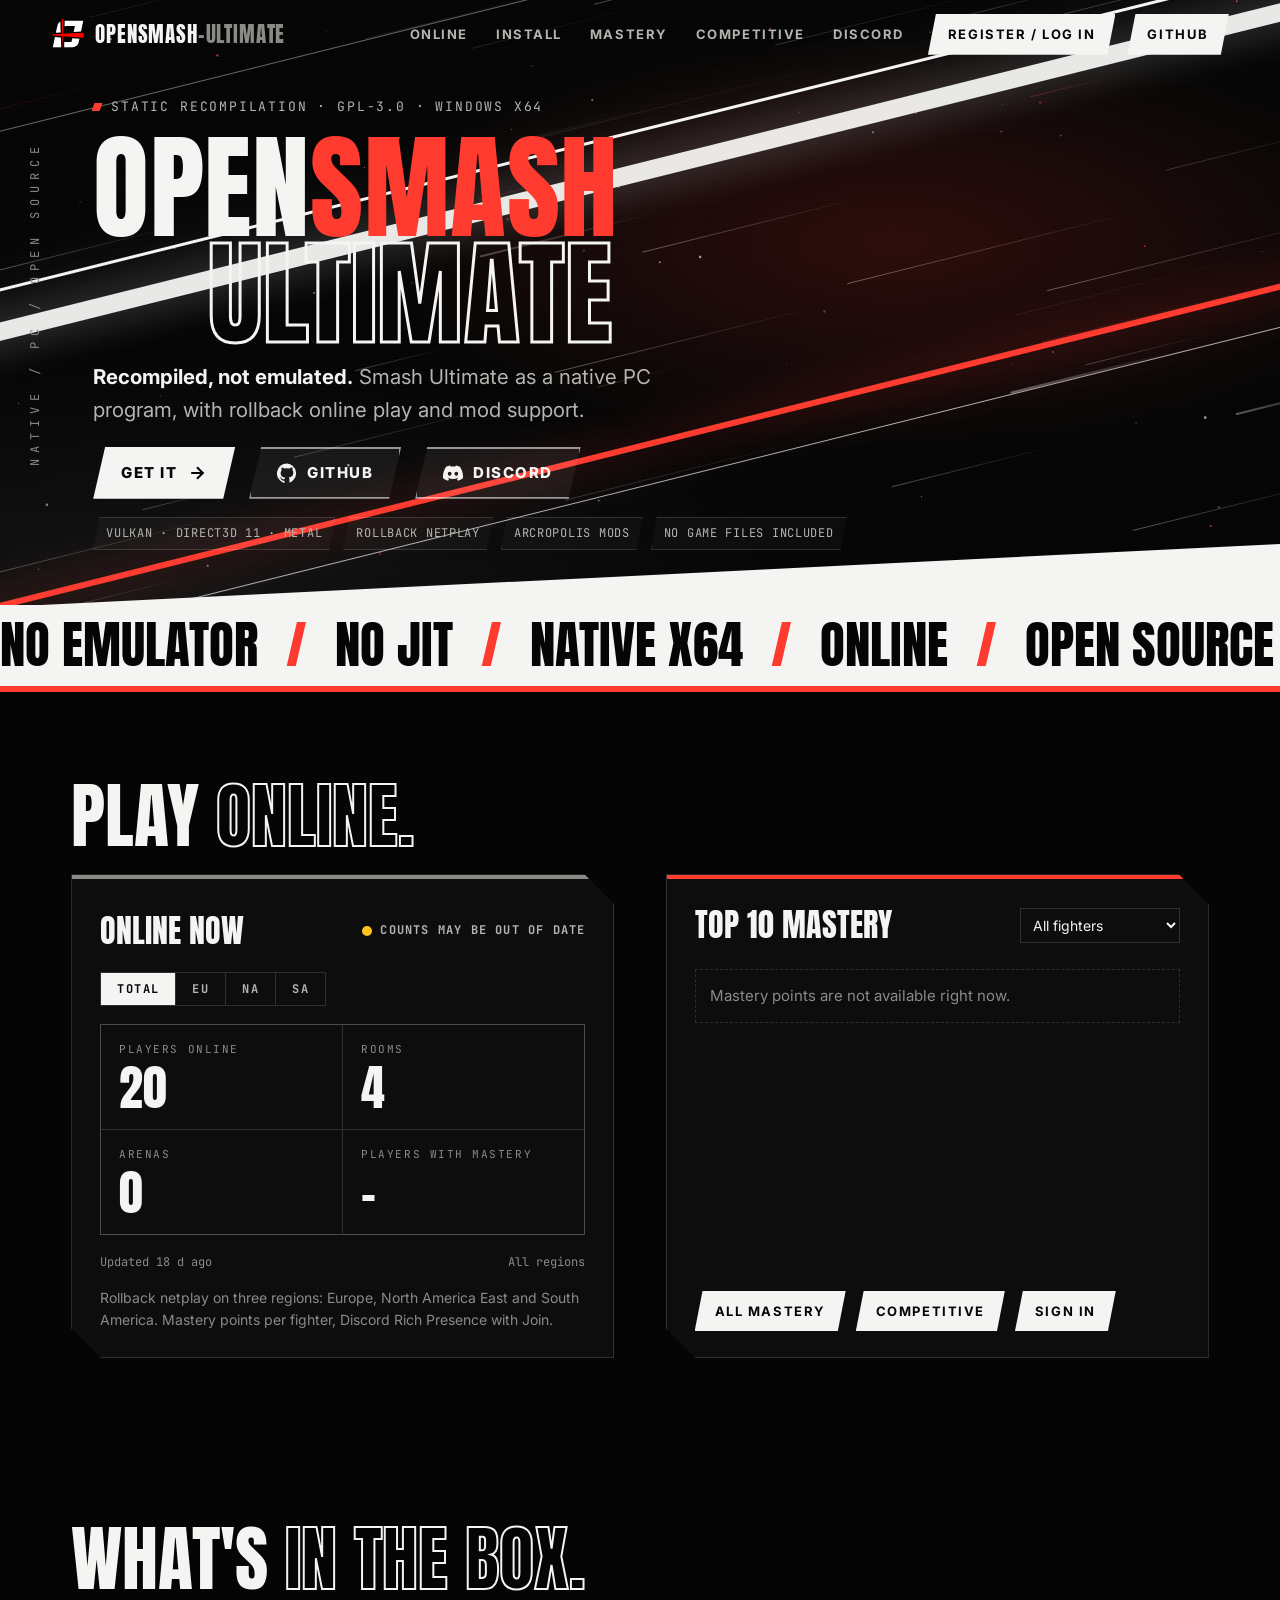
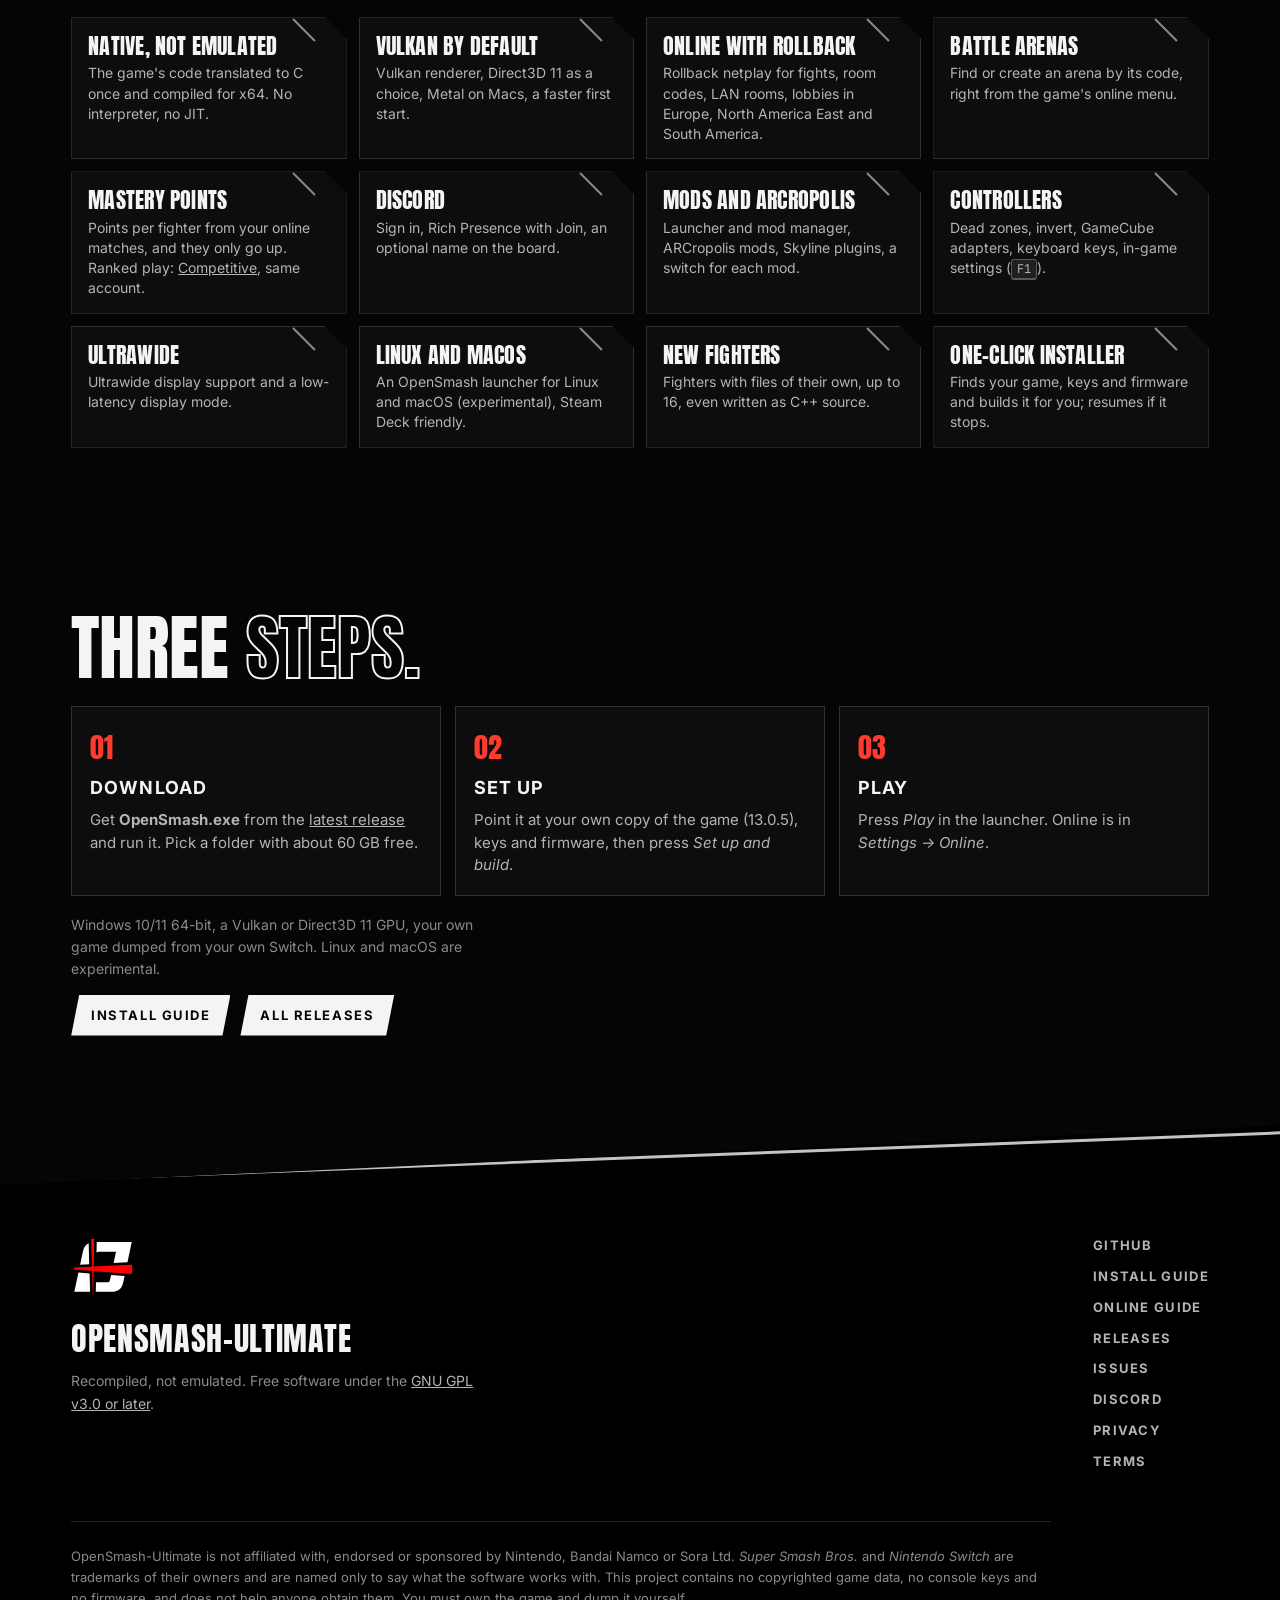
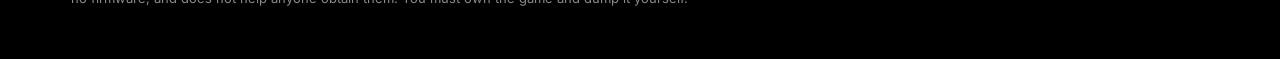
<file: index.html>
<!doctype html>
<html lang="en">
<head>
<meta charset="utf-8">
<meta name="viewport" content="width=device-width, initial-scale=1">
<title>OpenSmash-Ultimate: recompiled, not emulated</title>
<meta name="description" content="OpenSmash-Ultimate is an open-source native PC port of Super Smash Bros. Ultimate made by static recompilation: the Switch code translated to C and compiled for Windows, no emulator. Build it from your own game with a one-click installer. GPL-3.0. Not affiliated with Nintendo.">
<meta name="theme-color" content="#050505">
<meta name="color-scheme" content="dark">
<link rel="icon" href="assets/favicon.svg" type="image/svg+xml">
<link rel="icon" href="assets/favicon-32.png" sizes="32x32" type="image/png">
<link rel="apple-touch-icon" href="assets/apple-touch-icon.png">
<!-- Open Graph / social card. Social sites want absolute URLs: after enabling GitHub Pages, replace
     "assets/og-image.png" and og:url with the full https:// address of the site (see README.md). -->
<meta property="og:type" content="website">
<meta property="og:title" content="OpenSmash-Ultimate: recompiled, not emulated">
<meta property="og:description" content="A native PC port made by static recompilation. Vulkan renderer, one-click installer, fighters as C++ source, online play with mastery points per fighter. Open source, GPL-3.0. Not affiliated with Nintendo.">
<meta property="og:image" content="https://denkishi.github.io/opensmash-site/assets/og-image.png">
<meta property="og:image:width" content="1200">
<meta property="og:image:height" content="630">
<meta property="og:image:alt" content="OpenSmash-Ultimate: white diagonal slashes on black with the project name">
<meta property="og:url" content="https://denkishi.github.io/opensmash-site/">
<meta name="twitter:card" content="summary_large_image">
<meta name="twitter:title" content="OpenSmash-Ultimate: recompiled, not emulated">
<meta name="twitter:description" content="Native PC port by static recompilation. Open source, GPL-3.0. Not affiliated with Nintendo.">
<meta name="twitter:image" content="https://denkishi.github.io/opensmash-site/assets/og-image.png">
<link rel="preconnect" href="https://fonts.googleapis.com">
<link rel="preconnect" href="https://fonts.gstatic.com" crossorigin>
<link rel="stylesheet" href="https://fonts.googleapis.com/css2?family=Anton&family=Inter:wght@400;500;700;800&family=JetBrains+Mono:wght@500;700&display=swap">
<link rel="stylesheet" href="css/style.css?v=2">
<link rel="stylesheet" href="css/home.css?v=8">
<script src="config.js"></script>
<script src="js/hero.js?v=3" defer></script>
<script src="js/snapshot.js?v=5" defer></script>
<script src="js/fighters.js?v=4" defer></script>
<script src="js/home.js?v=10" defer></script>
<script type="application/ld+json">
{"@context":"https://schema.org","@type":"SoftwareApplication","name":"OpenSmash-Ultimate","applicationCategory":"GameApplication","operatingSystem":"Windows 10, Windows 11 (x64)","license":"https://www.gnu.org/licenses/gpl-3.0.html","offers":{"@type":"Offer","price":"0","priceCurrency":"USD"},"description":"Open-source native PC port of Super Smash Bros. Ultimate by static recompilation. Build it from your own game. Not affiliated with Nintendo."}
</script>
<script src="js/opensmash-auth.js?v=4" defer></script>
<script src="js/nav-login.js?v=5" defer></script>
</head>
<body>
<a class="skip" href="#main">Skip to content</a>

<!-- reusable emblem -->
<svg width="0" height="0" style="position:absolute" aria-hidden="true" focusable="false">
  <defs>
    <mask id="emblem-cut" maskContentUnits="userSpaceOnUse">
      <rect width="100" height="100" fill="#fff"/>
      <polygon points="55,-4 71,-4 45,104 29,104" fill="#000"/>
    </mask>
    <symbol id="emblem" viewBox="0 0 100 100">
      <path mask="url(#emblem-cut)" fill="currentColor" fill-rule="evenodd" d="M18 88 L40 12 H92 L70 88 Z M35 74 H59 L73 26 H49 Z"/>
      <polygon class="emblem-slash" points="63,0 68,0 42,100 37,100" fill="#ff3b30"/>
    </symbol>
  </defs>
</svg>

<header class="nav" id="top">
  <a class="brand" href="#top" aria-label="OpenSmash-Ultimate, back to top">
    <img class="brand-mark" src="assets/emblem-white.svg" width="34" height="34" alt="" aria-hidden="true">
    <span class="brand-word">OPENSMASH<span>-ULTIMATE</span></span>
  </a>
  <button class="nav-toggle" aria-expanded="false" aria-controls="nav-links"><span></span><span></span><span class="sr">Menu</span></button>
  <nav id="nav-links" class="nav-links" aria-label="Sections">
    <a href="#online">Online</a>
    <a href="#install">Install</a>
    <a href="leaderboard/">Mastery</a>
    <a href="competitive/">Competitive</a>
    <a data-link="discord" href="https://discord.gg/pkgyYGf3YB" rel="noopener">Discord</a>
    <a class="nav-cta" id="nav-login" href="account/">Register / Log in</a>
    <a class="nav-cta" data-link="repo" href="https://github.com/OpenSmash-Ultimate/OpenSmash-Ultimate" rel="noopener">GitHub</a>
  </nav>
</header>

<main id="main">

<!-- ========== HERO ========== -->
<section class="hero" aria-labelledby="hero-title">
  <canvas class="hero-canvas" aria-hidden="true"></canvas>
  <div class="hero-slashes" aria-hidden="true">
    <i class="slash s1"></i><i class="slash s2"></i><i class="slash s3"></i><i class="slash s4"></i><i class="slash s5"></i>
  </div>
  <div class="hero-vert" aria-hidden="true">NATIVE&nbsp;/&nbsp;PC&nbsp;/&nbsp;OPEN&nbsp;SOURCE</div>
  <div class="hero-inner" data-parallax="0.12">
    <p class="kicker"><span class="dot"></span>Static recompilation &middot; GPL-3.0 &middot; Windows x64</p>
    <h1 id="hero-title" class="hero-title">
      <span class="line l1"><span>OPEN</span><span class="red">SMASH</span></span>
      <span class="line l2"><span class="outline">ULTIMATE</span></span>
    </h1>
    <p class="tagline"><strong>Recompiled, not emulated.</strong> Smash Ultimate as a native PC program, with rollback online play and mod support.</p>
    <div class="cta-row">
      <a class="btn btn-primary" href="#install"><span>Get it</span><svg aria-hidden="true" viewBox="0 0 24 24"><path d="M5 12h12M12 5l7 7-7 7" fill="none" stroke="currentColor" stroke-width="2.5"/></svg></a>
      <a class="btn btn-ghost" data-link="repo" href="https://github.com/OpenSmash-Ultimate/OpenSmash-Ultimate" rel="noopener"><svg aria-hidden="true" viewBox="0 0 24 24"><path fill="currentColor" d="M12 .5a12 12 0 0 0-3.8 23.4c.6.1.8-.3.8-.6v-2.1c-3.3.7-4-1.6-4-1.6-.6-1.4-1.4-1.8-1.4-1.8-1.1-.7.1-.7.1-.7 1.2.1 1.8 1.2 1.8 1.2 1.1 1.8 2.9 1.3 3.6 1 .1-.8.4-1.3.8-1.6-2.7-.3-5.5-1.3-5.5-5.9 0-1.3.5-2.4 1.2-3.2-.1-.3-.5-1.5.1-3.2 0 0 1-.3 3.3 1.2a11.5 11.5 0 0 1 6 0C17.3 4.7 18.3 5 18.3 5c.7 1.7.3 2.9.1 3.2.8.8 1.2 1.9 1.2 3.2 0 4.6-2.8 5.6-5.5 5.9.4.4.8 1.1.8 2.2v3.3c0 .3.2.7.8.6A12 12 0 0 0 12 .5z"/></svg><span>GitHub</span></a>
      <a class="btn btn-ghost" data-link="discord" href="https://discord.gg/pkgyYGf3YB" rel="noopener"><svg aria-hidden="true" viewBox="0 0 24 24"><path fill="currentColor" d="M20.3 4.4A19.6 19.6 0 0 0 15.4 3l-.6 1.3a18 18 0 0 0-5.6 0L8.6 3a19.6 19.6 0 0 0-4.9 1.5C.6 9.1-.3 13.7.1 18.2a19.8 19.8 0 0 0 6 3l1.3-2.1a12.8 12.8 0 0 1-2-1l.5-.4a14 14 0 0 0 12.2 0l.5.4c-.6.4-1.3.7-2 1l1.3 2.1a19.7 19.7 0 0 0 6-3c.5-5.2-.8-9.8-3.6-13.8zM8 15.4c-1.2 0-2.2-1.1-2.2-2.4S6.8 10.6 8 10.6s2.2 1.1 2.2 2.4-1 2.4-2.2 2.4zm8 0c-1.2 0-2.2-1.1-2.2-2.4s1-2.4 2.2-2.4 2.2 1.1 2.2 2.4-1 2.4-2.2 2.4z"/></svg><span data-label>Discord</span></a>
    </div>
    <ul class="chips" aria-label="At a glance">
      <li>Vulkan &middot; Direct3D 11 &middot; Metal</li><li>Rollback netplay</li><li>ARCropolis mods</li><li>No game files included</li>
    </ul>
  </div>
  <div class="hero-cut" aria-hidden="true"></div>
</section>

<!-- ========== MARQUEE BAND ========== -->
<div class="band" aria-hidden="true">
  <div class="band-track">
    <span>NO EMULATOR</span><b>/</b><span>NO JIT</span><b>/</b><span>NATIVE X64</span><b>/</b><span>ONLINE</span><b>/</b><span>OPEN SOURCE</span><b>/</b><span>YOUR GAME, YOUR PC</span><b>/</b>
    <span>NO EMULATOR</span><b>/</b><span>NO JIT</span><b>/</b><span>NATIVE X64</span><b>/</b><span>ONLINE</span><b>/</b><span>OPEN SOURCE</span><b>/</b><span>YOUR GAME, YOUR PC</span><b>/</b>
  </div>
</div>

<!-- ========== ONLINE: live numbers + leaderboard ========== -->
<section id="online" class="live-sec" aria-labelledby="online-title">
  <div class="wrap">
    <h2 id="online-title" class="live-title">PLAY <span class="outline">ONLINE.</span></h2>
    <div class="live-row">
      <div class="status" id="status" aria-label="Live online numbers">
        <div class="status-head">
          <h3>Online now</h3>
          <span class="pill" id="pill" role="status" aria-live="polite" data-s=""><i></i><span id="pill-text">Checking&hellip;</span></span>
        </div>
        <div class="region-switch" id="region-switch" role="group" aria-label="Region">
          <button type="button" data-r="" aria-pressed="true">Total</button><button type="button" data-r="eu" aria-pressed="false" title="Europe">EU</button><button type="button" data-r="na-east" aria-pressed="false" title="North America East">NA</button><button type="button" data-r="sa" aria-pressed="false" title="South America">SA</button>
        </div>
        <dl class="status-grid">
          <div><dt>Players online</dt><dd id="t-online">&ndash;</dd></div>
          <div><dt>Rooms</dt><dd id="t-rooms">&ndash;</dd></div>
          <div><dt>Arenas</dt><dd id="t-arenas">&ndash;</dd></div>
          <div><dt id="l-mastery">Players with mastery</dt><dd id="t-mastery">&ndash;</dd></div>
        </dl>
        <p class="matches" id="matches" hidden><b id="t-matches"></b> online matches played<span id="t-matches-today"></span></p>
        <div class="status-foot"><span id="upd"></span><span id="where">All regions</span></div>
        <p class="status-msg">Rollback netplay on three regions: Europe, North America East and South America. Mastery points per fighter, Discord Rich Presence with Join.</p>
      </div>
      <div class="lb" aria-label="Top mastery">
        <div class="board-head">
          <h3>Top 10 mastery</h3>
          <label class="sr" for="fighter">List</label>
          <select id="fighter"><option value="">All fighters</option></select>
        </div>
        <p class="empty" id="empty">No mastery points yet. Play online to be the first.</p>
        <div class="table-wrap" id="table-wrap" hidden>
          <table class="board"><thead><tr><th>#</th><th class="ficon-h"><span class="sr">Fighter</span></th><th>Player</th><th class="num">GMP</th></tr></thead><tbody id="rows"></tbody></table>
        </div>
        <div id="credit"></div>
        <p class="board-foot"><a class="navbtn" href="leaderboard/">All mastery</a><a class="navbtn" href="competitive/">Competitive</a><a class="navbtn" href="account/">Sign in</a></p>
      </div>
    </div>
  </div>
</section>

<!-- ========== FEATURES ========== -->
<section id="features" class="section features" aria-labelledby="feat-title">
  <div class="wrap">
    <h2 id="feat-title" class="live-title">WHAT'S <span class="outline">IN THE BOX.</span></h2>
    <ul class="grid">
      <li class="card"><h3>Native, not emulated</h3><p>The game's code translated to C once and compiled for x64. No interpreter, no JIT.</p></li>
      <li class="card"><h3>Vulkan by default</h3><p>Vulkan renderer, Direct3D 11 as a choice, Metal on Macs, a faster first start.</p></li>
      <li class="card"><h3>Online with rollback</h3><p>Rollback netplay for fights, room codes, LAN rooms, lobbies in Europe, North America East and South America.</p></li>
      <li class="card"><h3>Battle Arenas</h3><p>Find or create an arena by its code, right from the game's online menu.</p></li>
      <li class="card"><h3>Mastery points</h3><p>Points per fighter from your online matches, and they only go up. Ranked play: <a href="competitive/">Competitive</a>, same account.</p></li>
      <li class="card"><h3>Discord</h3><p>Sign in, Rich Presence with Join, an optional name on the board.</p></li>
      <li class="card"><h3>Mods and ARCropolis</h3><p>Launcher and mod manager, ARCropolis mods, Skyline plugins, a switch for each mod.</p></li>
      <li class="card"><h3>Controllers</h3><p>Dead zones, invert, GameCube adapters, keyboard keys, in-game settings (<kbd>F1</kbd>).</p></li>
      <li class="card"><h3>Ultrawide</h3><p>Ultrawide display support and a low-latency display mode.</p></li>
      <li class="card"><h3>Linux and macOS</h3><p>An OpenSmash launcher for Linux and macOS (experimental), Steam Deck friendly.</p></li>
      <li class="card"><h3>New fighters</h3><p>Fighters with files of their own, up to 16, even written as C++ source.</p></li>
      <li class="card"><h3>One-click installer</h3><p>Finds your game, keys and firmware and builds it for you; resumes if it stops.</p></li>
    </ul>
  </div>
</section>

<!-- ========== INSTALL ========== -->
<section id="install" class="section install-sec" aria-labelledby="install-title">
  <div class="wrap">
    <h2 id="install-title" class="live-title">THREE <span class="outline">STEPS.</span></h2>
    <ol class="three">
      <li><h3>Download</h3><p>Get <b>OpenSmash.exe</b> from the <a href="https://github.com/OpenSmash-Ultimate/OpenSmash-Ultimate/releases/latest/download/OpenSmash.exe" rel="noopener">latest release</a> and run it. Pick a folder with about 60 GB free.</p></li>
      <li><h3>Set up</h3><p>Point it at your own copy of the game (13.0.5), keys and firmware, then press <em>Set up and build</em>.</p></li>
      <li><h3>Play</h3><p>Press <em>Play</em> in the launcher. Online is in <em>Settings &rarr; Online</em>.</p></li>
    </ol>
    <p class="small">Windows 10/11 64-bit, a Vulkan or Direct3D 11 GPU, your own game dumped from your own Switch. Linux and macOS are experimental.</p>
    <div class="btn-row"><a class="navbtn" data-link="guide" href="https://github.com/OpenSmash-Ultimate/OpenSmash-Ultimate/blob/main/docs/INSTALL.md" rel="noopener">Install guide</a><a class="navbtn" href="https://github.com/OpenSmash-Ultimate/OpenSmash-Ultimate/releases" rel="noopener">All releases</a></div>
  </div>
</section>

</main>

<footer class="footer">
  <div class="footer-cut" aria-hidden="true"></div>
  <div class="wrap footer-grid">
    <div class="footer-brand">
      <img class="brand-mark big-mark" src="assets/emblem-white.svg" alt="" aria-hidden="true">
      <p class="footer-name">OPENSMASH-ULTIMATE</p>
      <p class="small">Recompiled, not emulated. Free software under the <a data-link="license" href="https://github.com/OpenSmash-Ultimate/OpenSmash-Ultimate/blob/main/LICENSE" rel="noopener">GNU GPL v3.0 or later</a>.</p>
    </div>
    <nav class="footer-links" aria-label="Footer">
      <a data-link="repo" href="https://github.com/OpenSmash-Ultimate/OpenSmash-Ultimate" rel="noopener">GitHub</a>
      <a data-link="guide" href="https://github.com/OpenSmash-Ultimate/OpenSmash-Ultimate/blob/main/docs/BUILDING.md" rel="noopener">Install guide</a>
      <a data-link="online" href="https://github.com/OpenSmash-Ultimate/OpenSmash-Ultimate/blob/main/docs/MULTIPLAYER.md" rel="noopener">Online guide</a>
      <a data-link="releases" href="https://github.com/OpenSmash-Ultimate/OpenSmash-Ultimate/releases" rel="noopener">Releases</a>
      <a data-link="issues" href="https://github.com/OpenSmash-Ultimate/OpenSmash-Ultimate/issues" rel="noopener">Issues</a>
      <a data-link="discord" href="https://discord.gg/pkgyYGf3YB" rel="noopener">Discord</a>
      <a href="privacy/">Privacy</a>
      <a href="terms/">Terms</a>
    </nav>
    <p class="legal">OpenSmash-Ultimate is not affiliated with, endorsed or sponsored by Nintendo, Bandai Namco or Sora Ltd. <em>Super Smash Bros.</em> and <em>Nintendo Switch</em> are trademarks of their owners and are named only to say what the software works with. This project contains no copyrighted game data, no console keys and no firmware, and does not help anyone obtain them. You must own the game and dump it yourself.</p>
  </div>
</footer>
</body>
</html>
</file>
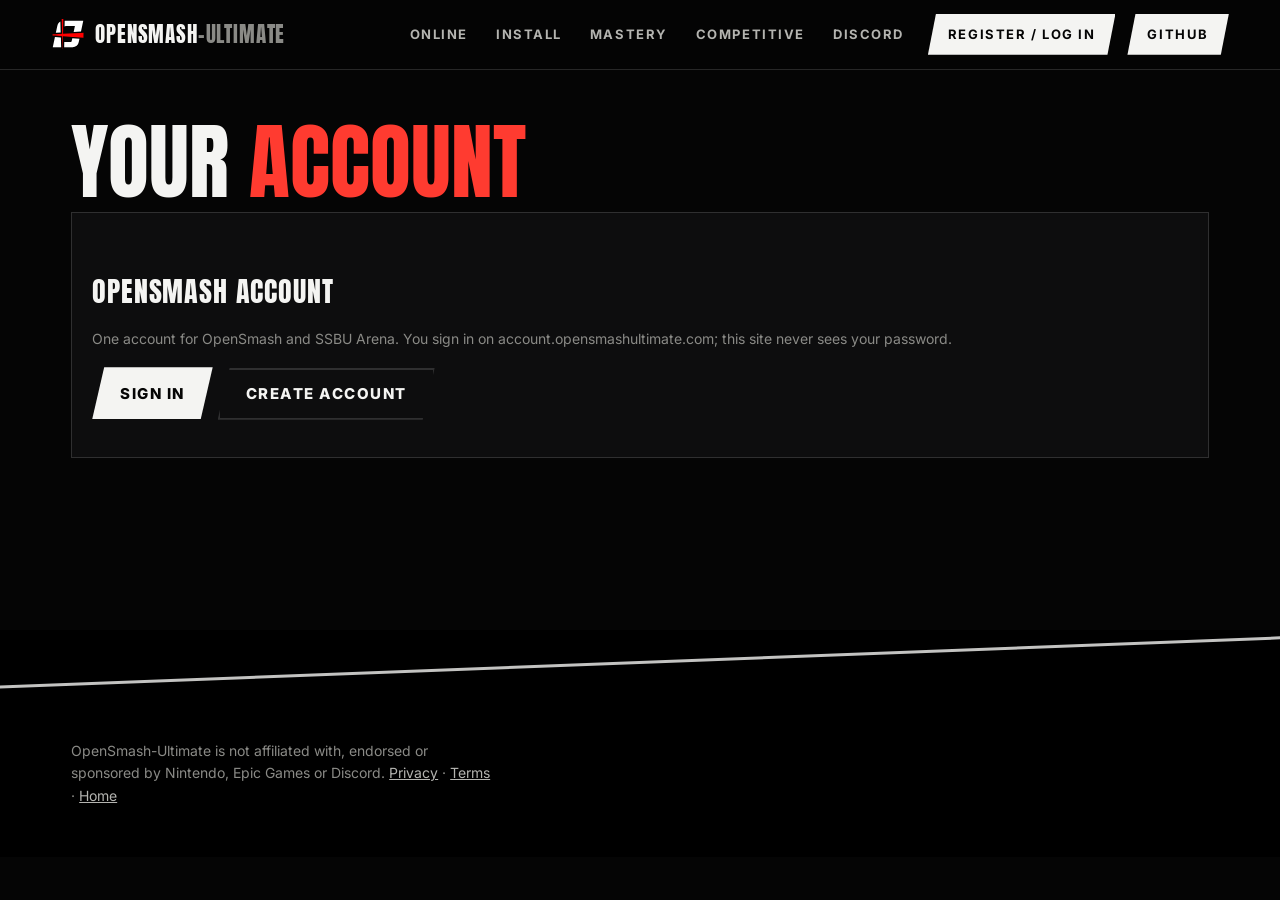
<file: account/index.html>
<!doctype html>
<html lang="en">
<head>
<meta charset="utf-8">
<meta name="viewport" content="width=device-width, initial-scale=1">
<title>Account: OpenSmash-Ultimate</title>
<meta name="description" content="Sign in with your OpenSmash account, shared with SSBU Arena.">
<meta name="theme-color" content="#050505">
<meta name="color-scheme" content="dark">
<meta name="robots" content="noindex">
<link rel="icon" href="../assets/favicon.svg" type="image/svg+xml">
<link rel="icon" href="../assets/favicon-32.png" sizes="32x32" type="image/png">
<link rel="stylesheet" href="https://fonts.googleapis.com/css2?family=Anton&family=Inter:wght@400;500;700;800&family=JetBrains+Mono:wght@500;700&display=swap">
<link rel="stylesheet" href="../css/style.css?v=2">
<link rel="stylesheet" href="../css/pages.css?v=6">
<script src="../config.js"></script>
<script src="../js/snapshot.js?v=5" defer></script>
<script src="../js/page.js?v=6" defer></script>
<script src="../js/fighters.js?v=4" defer></script>
<script src="../js/opensmash-auth.js?v=4" defer></script>
<script src="../js/nav-login.js?v=5" defer></script>
<script src="../js/opensmash-account-ui.js?v=1" defer></script>
<script src="../js/account-mastery.js?v=2" defer></script>
</head>
<body data-osa-next="account/">
<a class="skip" href="#main">Skip to content</a>
<header class="nav">
  <a class="brand" href="../" aria-label="OpenSmash-Ultimate, home">
    <img class="brand-mark" src="../assets/emblem-white.svg" alt="" aria-hidden="true">
    <span class="brand-word">OPENSMASH<span>-ULTIMATE</span></span>
  </a>
  <button class="nav-toggle" aria-expanded="false" aria-controls="nav-links"><span></span><span></span><span class="sr">Menu</span></button>
  <nav id="nav-links" class="nav-links" aria-label="Sections">
    <a href="../#online">Online</a>
    <a href="../#install">Install</a>
    <a href="../leaderboard/">Mastery</a>
    <a href="../competitive/">Competitive</a>
    <a data-link="discord" href="https://discord.gg/pkgyYGf3YB" rel="noopener">Discord</a>
    <a class="nav-cta" id="nav-login" href="../account/" aria-current="page">Register / Log in</a>
    <a class="nav-cta" data-link="repo" href="https://github.com/OpenSmash-Ultimate/OpenSmash-Ultimate" rel="noopener">GitHub</a>
  </nav>
</header>
<main id="main" class="page">
  <div class="wrap">
    <h1>Your <span>account</span></h1>

    <div class="panel">
      <h2>OpenSmash account</h2>
      <p class="muted">One account for OpenSmash and SSBU Arena. You sign in on account.opensmashultimate.com; this site never sees your password.</p>
      <div id="osa-error" class="notice err hidden" role="alert"></div>
      <div id="osa-signed-out">
        <p><button id="osa-signin" class="btn btn-solid" type="button"><span>Sign in</span></button>
        <a id="osa-signup" class="btn btn-outline" href="https://account.opensmashultimate.com/signup"><span>Create account</span></a></p>
      </div>
      <div id="osa-signed-in" class="hidden" aria-live="polite">
        <p>Signed in as <b id="osa-name"></b></p>
        <p><a id="osa-manage" class="btn btn-outline" href="https://account.opensmashultimate.com/account" rel="noopener"><span>Manage account</span></a>
        <button id="osa-signout" class="btn btn-outline" type="button"><span>Sign out</span></button></p>
        <p class="muted small">Sign out only forgets you in this browser. You stay signed in on account.opensmashultimate.com; use Manage account to sign out everywhere.</p>
      </div>
    </div>

    <div id="my-mastery" class="panel hidden" aria-live="polite">
      <h2>Your mastery</h2>
      <p class="muted">Global Mastery Points per fighter: your online matches in every region plus your matches in SSBU Arena.</p>
      <div id="my-status" class="notice" role="status">Loading&hellip;</div>
      <div id="my-content" class="hidden">
        <p class="my-total"><span id="my-total"></span><small>GMP</small><small id="my-rank"></small></p>
        <div class="table-wrap">
          <table class="board">
            <thead><tr><th>Fighter</th><th class="num">GMP</th><th class="num split">OpenSmash</th><th class="num split">Arena</th><th class="num">Matches</th></tr></thead>
            <tbody id="my-rows"></tbody>
          </table>
        </div>
      </div>
      <p class="muted small"><a href="../leaderboard/">All players' mastery</a></p>
    </div>

  </div>
</main>
<footer class="footer">
  <div class="wrap">
    <p class="small">OpenSmash-Ultimate is not affiliated with, endorsed or sponsored by Nintendo, Epic Games or Discord. <a href="../privacy/">Privacy</a> &middot; <a href="../terms/">Terms</a> &middot; <a href="../">Home</a></p>
  </div>
</footer>
</body>
</html>
</file>
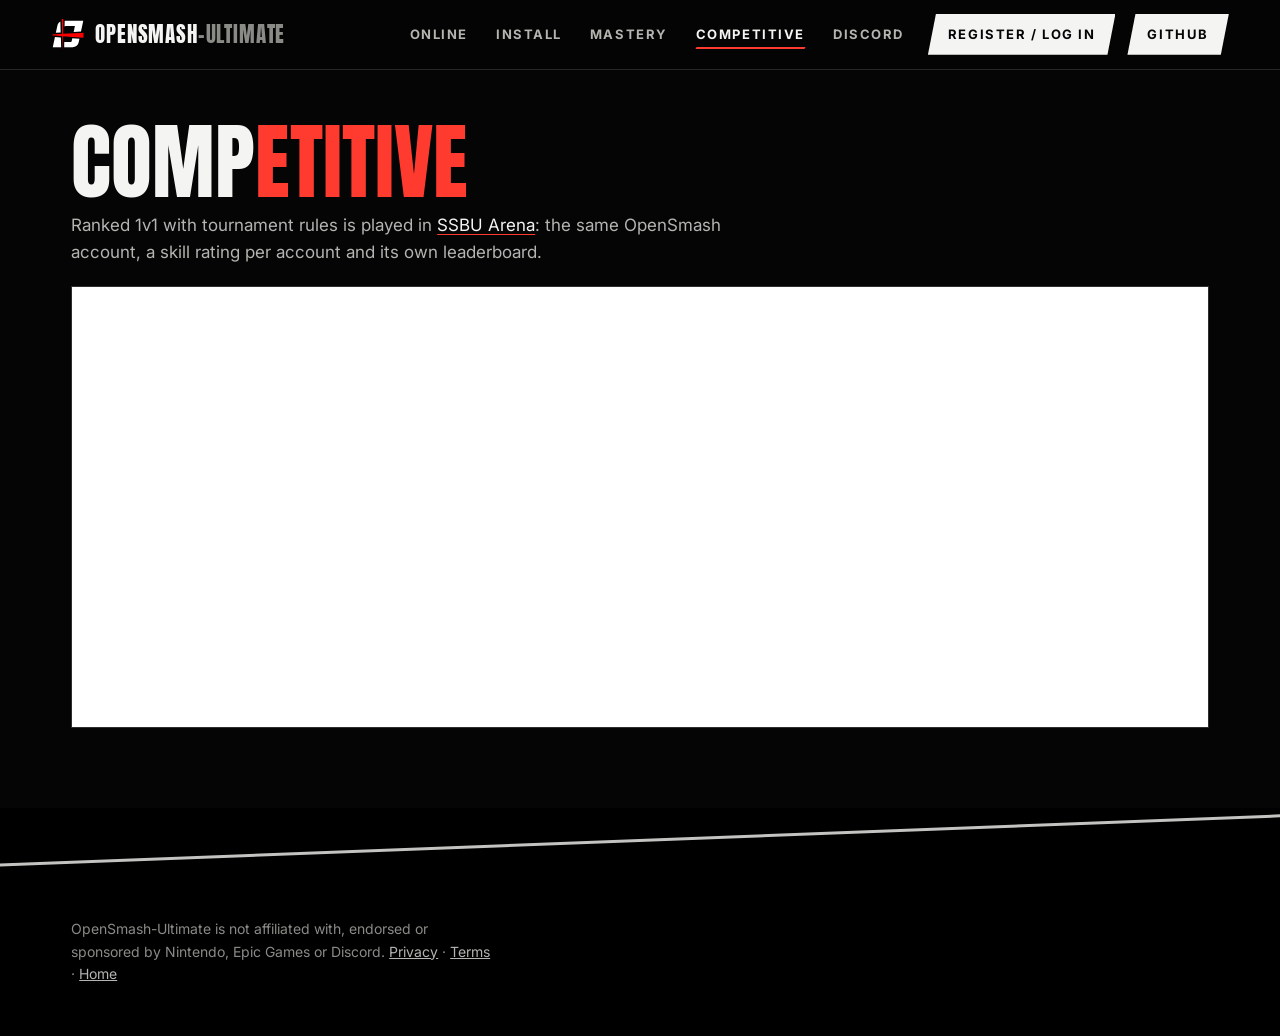
<file: competitive/index.html>
<!doctype html>
<html lang="en">
<head>
<meta charset="utf-8">
<meta name="viewport" content="width=device-width, initial-scale=1">
<title>Competitive: OpenSmash-Ultimate</title>
<meta name="description" content="Competitive OpenSmash: ranked 1v1 in SSBU Arena with the same OpenSmash account, and its ranked leaderboard.">
<meta name="theme-color" content="#050505">
<meta name="color-scheme" content="dark">
<meta name="robots" content="noindex">
<link rel="icon" href="../assets/favicon.svg" type="image/svg+xml">
<link rel="icon" href="../assets/favicon-32.png" sizes="32x32" type="image/png">
<link rel="stylesheet" href="https://fonts.googleapis.com/css2?family=Anton&family=Inter:wght@400;500;700;800&family=JetBrains+Mono:wght@500;700&display=swap">
<link rel="stylesheet" href="../css/style.css?v=2">
<link rel="stylesheet" href="../css/pages.css?v=6">
<script src="../config.js"></script>
<script src="../js/page.js?v=6" defer></script>
<script src="../js/opensmash-auth.js?v=4" defer></script>
<script src="../js/nav-login.js?v=5" defer></script>
</head>
<body>
<a class="skip" href="#main">Skip to content</a>
<header class="nav">
  <a class="brand" href="../" aria-label="OpenSmash-Ultimate, home">
    <img class="brand-mark" src="../assets/emblem-white.svg" alt="" aria-hidden="true">
    <span class="brand-word">OPENSMASH<span>-ULTIMATE</span></span>
  </a>
  <button class="nav-toggle" aria-expanded="false" aria-controls="nav-links"><span></span><span></span><span class="sr">Menu</span></button>
  <nav id="nav-links" class="nav-links" aria-label="Sections">
    <a href="../#online">Online</a>
    <a href="../#install">Install</a>
    <a href="../leaderboard/">Mastery</a>
    <a href="../competitive/" class="active" aria-current="page">Competitive</a>
    <a data-link="discord" href="https://discord.gg/pkgyYGf3YB" rel="noopener">Discord</a>
    <a class="nav-cta" id="nav-login" href="../account/">Register / Log in</a>
    <a class="nav-cta" data-link="repo" href="https://github.com/OpenSmash-Ultimate/OpenSmash-Ultimate" rel="noopener">GitHub</a>
  </nav>
</header>
<main id="main" class="page">
  <div class="wrap">
    <h1>Comp<span>etitive</span></h1>
    <p class="lede">Ranked 1v1 with tournament rules is played in <a class="arena-link" href="https://www.ssbuarena.com" rel="noopener">SSBU Arena</a>: the same OpenSmash account, a skill rating per account and its own leaderboard.</p>
    <div class="embed-frame embed-full">
      <iframe src="https://www.ssbuarena.com/embed/leaderboard?theme=dark&amp;limit=10&amp;controls=0" title="SSBU Arena ranked leaderboard" loading="lazy" referrerpolicy="strict-origin-when-cross-origin" sandbox="allow-scripts allow-same-origin allow-popups allow-popups-to-escape-sandbox"></iframe>
    </div>
  </div>
</main>
<footer class="footer">
  <div class="wrap">
    <p class="small">OpenSmash-Ultimate is not affiliated with, endorsed or sponsored by Nintendo, Epic Games or Discord. <a href="../privacy/">Privacy</a> &middot; <a href="../terms/">Terms</a> &middot; <a href="../">Home</a></p>
  </div>
</footer>
</body>
</html>
</file>
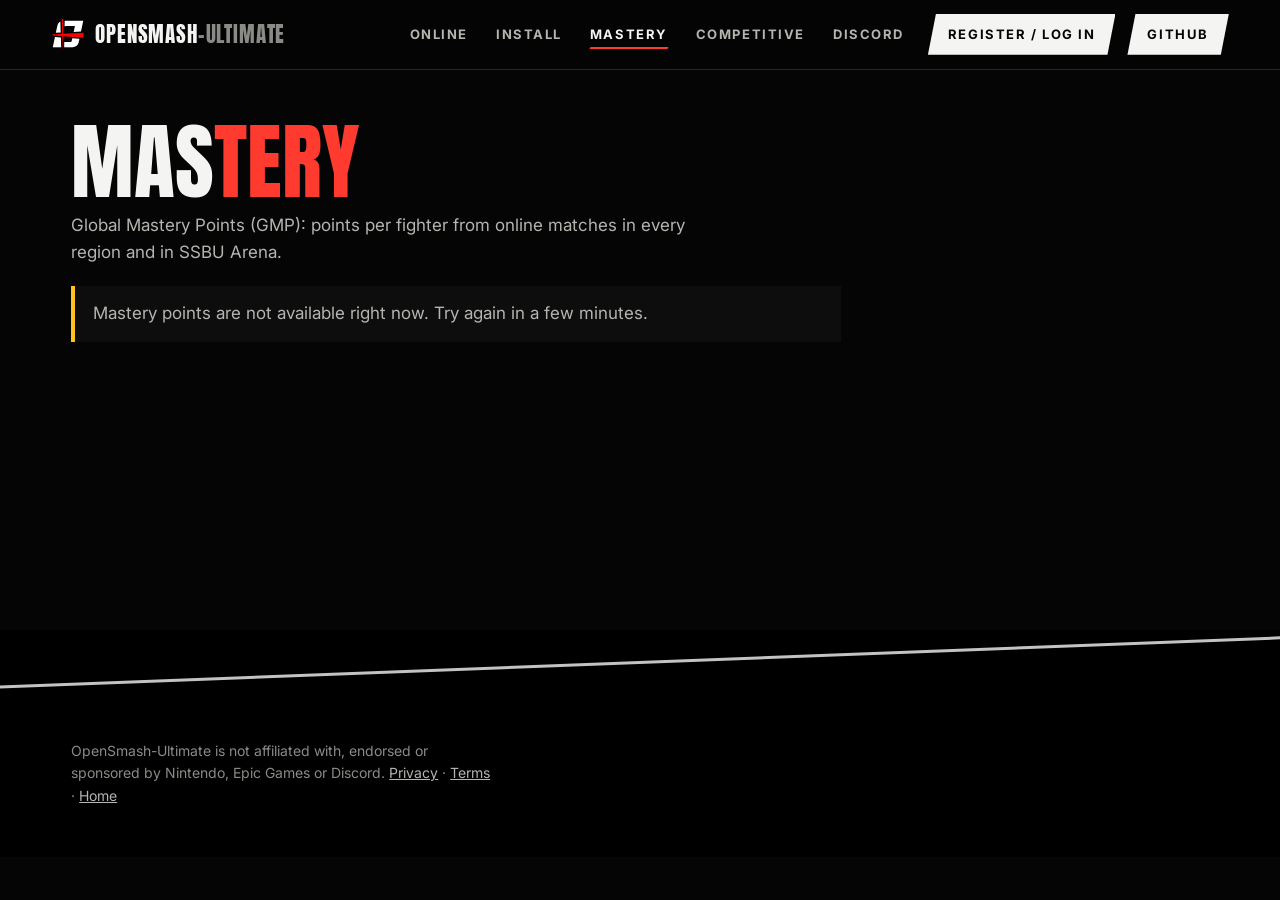
<file: leaderboard/index.html>
<!doctype html>
<html lang="en">
<head>
<meta charset="utf-8">
<meta name="viewport" content="width=device-width, initial-scale=1">
<title>Mastery: OpenSmash-Ultimate</title>
<meta name="description" content="OpenSmash-Ultimate Global Mastery Points (GMP): points per fighter earned by playing online.">
<meta name="theme-color" content="#050505">
<meta name="color-scheme" content="dark">
<meta name="robots" content="noindex">
<link rel="icon" href="../assets/favicon.svg" type="image/svg+xml">
<link rel="icon" href="../assets/favicon-32.png" sizes="32x32" type="image/png">
<link rel="stylesheet" href="https://fonts.googleapis.com/css2?family=Anton&family=Inter:wght@400;500;700;800&family=JetBrains+Mono:wght@500;700&display=swap">
<link rel="stylesheet" href="../css/style.css?v=2">
<link rel="stylesheet" href="../css/pages.css?v=6">
<script src="../config.js"></script>
<script src="../js/snapshot.js?v=5" defer></script>
<script src="../js/page.js?v=6" defer></script>
<script src="../js/fighters.js?v=4" defer></script>
<script src="../js/mastery.js?v=3" defer></script>
<script src="../js/opensmash-auth.js?v=4" defer></script>
<script src="../js/nav-login.js?v=5" defer></script>
</head>
<body>
<a class="skip" href="#main">Skip to content</a>
<header class="nav">
  <a class="brand" href="../" aria-label="OpenSmash-Ultimate, home">
    <img class="brand-mark" src="../assets/emblem-white.svg" alt="" aria-hidden="true">
    <span class="brand-word">OPENSMASH<span>-ULTIMATE</span></span>
  </a>
  <button class="nav-toggle" aria-expanded="false" aria-controls="nav-links"><span></span><span></span><span class="sr">Menu</span></button>
  <nav id="nav-links" class="nav-links" aria-label="Sections">
    <a href="../#online">Online</a>
    <a href="../#install">Install</a>
    <a href="../leaderboard/" class="active" aria-current="page">Mastery</a>
    <a href="../competitive/">Competitive</a>
    <a data-link="discord" href="https://discord.gg/pkgyYGf3YB" rel="noopener">Discord</a>
    <a class="nav-cta" id="nav-login" href="../account/">Register / Log in</a>
    <a class="nav-cta" data-link="repo" href="https://github.com/OpenSmash-Ultimate/OpenSmash-Ultimate" rel="noopener">GitHub</a>
  </nav>
</header>
<main id="main" class="page">
  <div class="wrap">
    <h1>Mas<span>tery</span></h1>
    <p class="lede">Global Mastery Points (GMP): points per fighter from online matches in every region and in SSBU Arena.</p>

    <section id="me" class="panel me-panel hidden" aria-labelledby="me-title" aria-live="polite">
      <h2 id="me-title" class="sr">Your status</h2>
      <div id="me-status" class="muted">Loading&hellip;</div>
      <div id="me-content" class="me-grid hidden">
        <div class="me-who">
          <span id="me-main"></span>
          <div><p class="me-name" id="me-name"></p><p class="muted" id="me-main-name"></p></div>
        </div>
        <dl class="me-stats">
          <div><dt>GMP</dt><dd id="me-total"></dd></div>
          <div><dt>Rank</dt><dd id="me-rank"></dd><span class="me-of" id="me-of"></span></div>
        </dl>
        <div class="me-top"><p class="me-top-title">Top fighters</p><ol id="me-top"></ol></div>
      </div>
    </section>

    <div id="status" class="notice" role="status" aria-live="polite">Loading&hellip;</div>

    <div id="content" class="hidden">
      <div class="picker">
        <label for="fighter">List</label>
        <select id="fighter"><option value="">All fighters</option></select>
      </div>
      <div class="table-wrap">
        <table class="board mastery-board">
          <thead><tr><th class="pos-h">#</th><th class="ficon-h"><span class="sr">Fighter</span></th><th>Player</th><th class="num">GMP</th></tr></thead>
          <tbody id="rows"></tbody>
        </table>
      </div>
      <div id="more" class="more" aria-hidden="true"></div>
      <p class="muted small" id="count" aria-live="polite"></p>
      <div id="credit"></div>
    </div>
  </div>
</main>
<footer class="footer">
  <div class="wrap">
    <p class="small">OpenSmash-Ultimate is not affiliated with, endorsed or sponsored by Nintendo, Epic Games or Discord. <a href="../privacy/">Privacy</a> &middot; <a href="../terms/">Terms</a> &middot; <a href="../">Home</a></p>
  </div>
</footer>
</body>
</html>
</file>
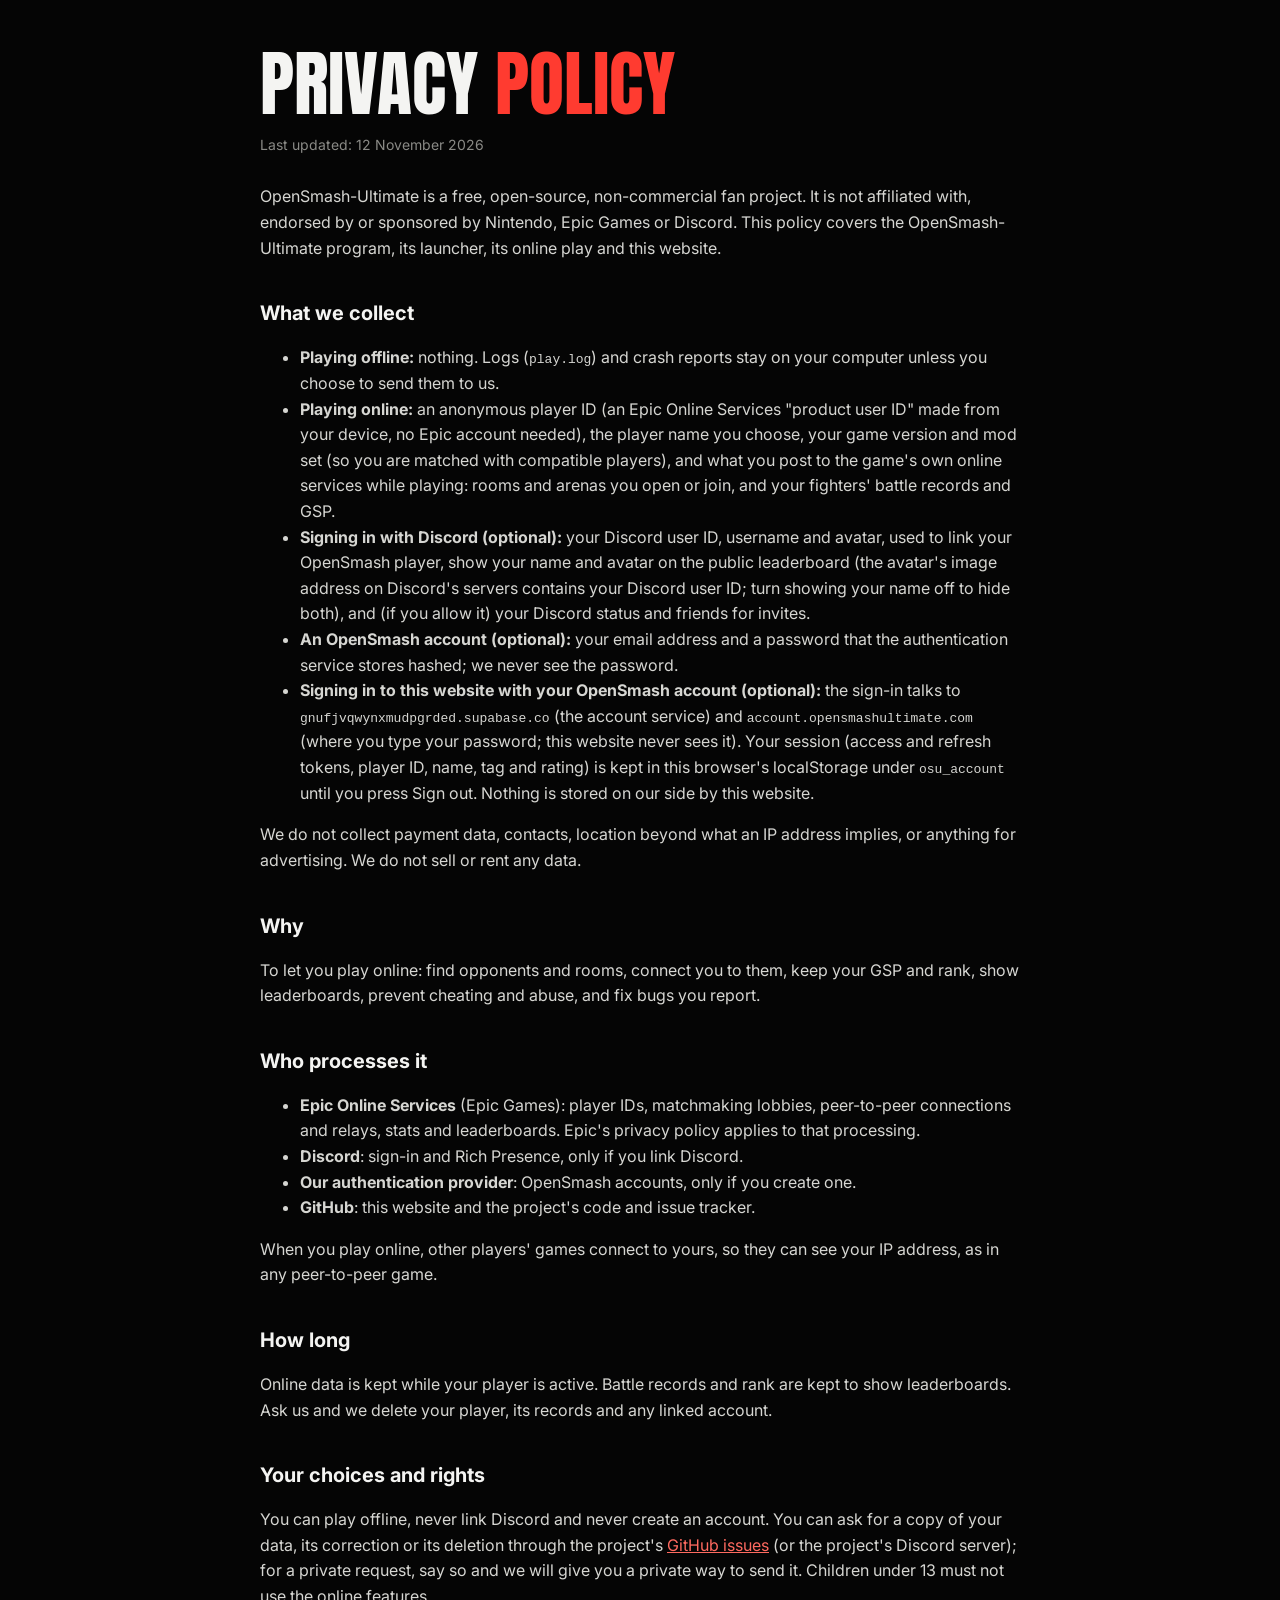
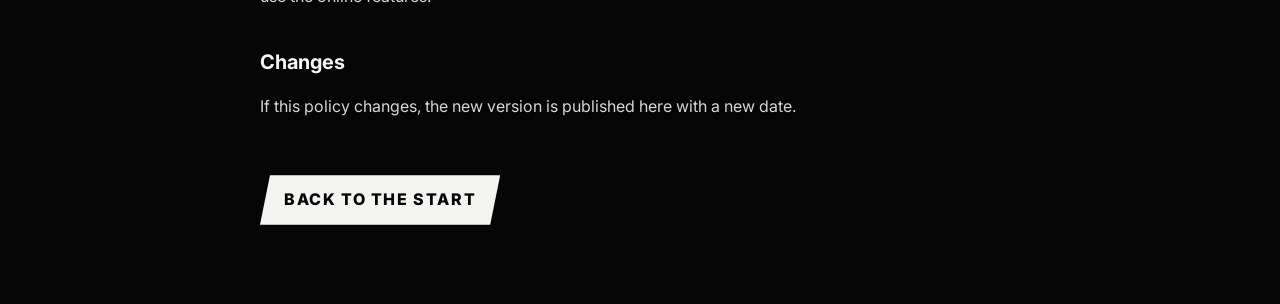
<file: privacy/index.html>
<!doctype html>
<html lang="en">
<head>
<meta charset="utf-8">
<meta name="viewport" content="width=device-width, initial-scale=1">
<title>Privacy Policy: OpenSmash-Ultimate</title>
<meta name="description" content="What OpenSmash-Ultimate and its online services collect, why, and how to have it removed.">
<link rel="icon" href="../assets/favicon.svg" type="image/svg+xml">
<link rel="stylesheet" href="https://fonts.googleapis.com/css2?family=Anton&family=Inter:wght@400;500;700;800&display=swap">
<style>
:root { color-scheme: dark; }
html, body { margin: 0; background: #050505; color: #f4f4f2; font-family: Inter, system-ui, sans-serif; line-height: 1.6; }
main { max-width: 760px; margin: 0 auto; padding: 48px 16px 80px; }
h1 { font-family: Anton, Impact, sans-serif; font-weight: 400; font-size: clamp(44px, 9vw, 72px); line-height: 1; margin: 0 0 8px; text-transform: uppercase; }
h1 span { color: #ff3b30; }
h2 { font-size: 20px; margin: 36px 0 8px; }
p, li { color: #d6d6d2; }
.updated { color: #8a8a86; font-size: 14px; margin-bottom: 28px; }
a { color: #ff6a60; }
a.back { display: inline-block; margin-top: 40px; background: #f4f4f2; color: #050505; font-weight: 800; text-transform: uppercase; letter-spacing: .1em; text-decoration: none; padding: 12px 24px; clip-path: polygon(10px 0, 100% 0, calc(100% - 10px) 100%, 0 100%); }
a.back:hover, a.back:focus-visible { background: #ff3b30; color: #fff; }
</style>
</head>
<body>
<main>
<h1>Privacy <span>Policy</span></h1>
<p class="updated">Last updated: 12 November 2026</p>
<p>OpenSmash-Ultimate is a free, open-source, non-commercial fan project. It is not affiliated with, endorsed by or sponsored by Nintendo, Epic Games or Discord. This policy covers the OpenSmash-Ultimate program, its launcher, its online play and this website.</p>
<h2>What we collect</h2>
<ul>
<li><b>Playing offline:</b> nothing. Logs (<code>play.log</code>) and crash reports stay on your computer unless you choose to send them to us.</li>
<li><b>Playing online:</b> an anonymous player ID (an Epic Online Services "product user ID" made from your device, no Epic account needed), the player name you choose, your game version and mod set (so you are matched with compatible players), and what you post to the game's own online services while playing: rooms and arenas you open or join, and your fighters' battle records and GSP.</li>
<li><b>Signing in with Discord (optional):</b> your Discord user ID, username and avatar, used to link your OpenSmash player, show your name and avatar on the public leaderboard (the avatar's image address on Discord's servers contains your Discord user ID; turn showing your name off to hide both), and (if you allow it) your Discord status and friends for invites.</li>
<li><b>An OpenSmash account (optional):</b> your email address and a password that the authentication service stores hashed; we never see the password.</li>
<li><b>Signing in to this website with your OpenSmash account (optional):</b> the sign-in talks to <code>gnufjvqwynxmudpgrded.supabase.co</code> (the account service) and <code>account.opensmashultimate.com</code> (where you type your password; this website never sees it). Your session (access and refresh tokens, player ID, name, tag and rating) is kept in this browser's localStorage under <code>osu_account</code> until you press Sign out. Nothing is stored on our side by this website.</li>
</ul>
<p>We do not collect payment data, contacts, location beyond what an IP address implies, or anything for advertising. We do not sell or rent any data.</p>
<h2>Why</h2>
<p>To let you play online: find opponents and rooms, connect you to them, keep your GSP and rank, show leaderboards, prevent cheating and abuse, and fix bugs you report.</p>
<h2>Who processes it</h2>
<ul>
<li><b>Epic Online Services</b> (Epic Games): player IDs, matchmaking lobbies, peer-to-peer connections and relays, stats and leaderboards. Epic's privacy policy applies to that processing.</li>
<li><b>Discord</b>: sign-in and Rich Presence, only if you link Discord.</li>
<li><b>Our authentication provider</b>: OpenSmash accounts, only if you create one.</li>
<li><b>GitHub</b>: this website and the project's code and issue tracker.</li>
</ul>
<p>When you play online, other players' games connect to yours, so they can see your IP address, as in any peer-to-peer game.</p>
<h2>How long</h2>
<p>Online data is kept while your player is active. Battle records and rank are kept to show leaderboards. Ask us and we delete your player, its records and any linked account.</p>
<h2>Your choices and rights</h2>
<p>You can play offline, never link Discord and never create an account. You can ask for a copy of your data, its correction or its deletion through the project's <a href="https://github.com/OpenSmash-Ultimate/OpenSmash-Ultimate/issues">GitHub issues</a> (or the project's Discord server); for a private request, say so and we will give you a private way to send it. Children under 13 must not use the online features.</p>
<h2>Changes</h2>
<p>If this policy changes, the new version is published here with a new date.</p>
<a class="back" href="../">Back to the start</a>
</main>
</body>
</html>
</file>
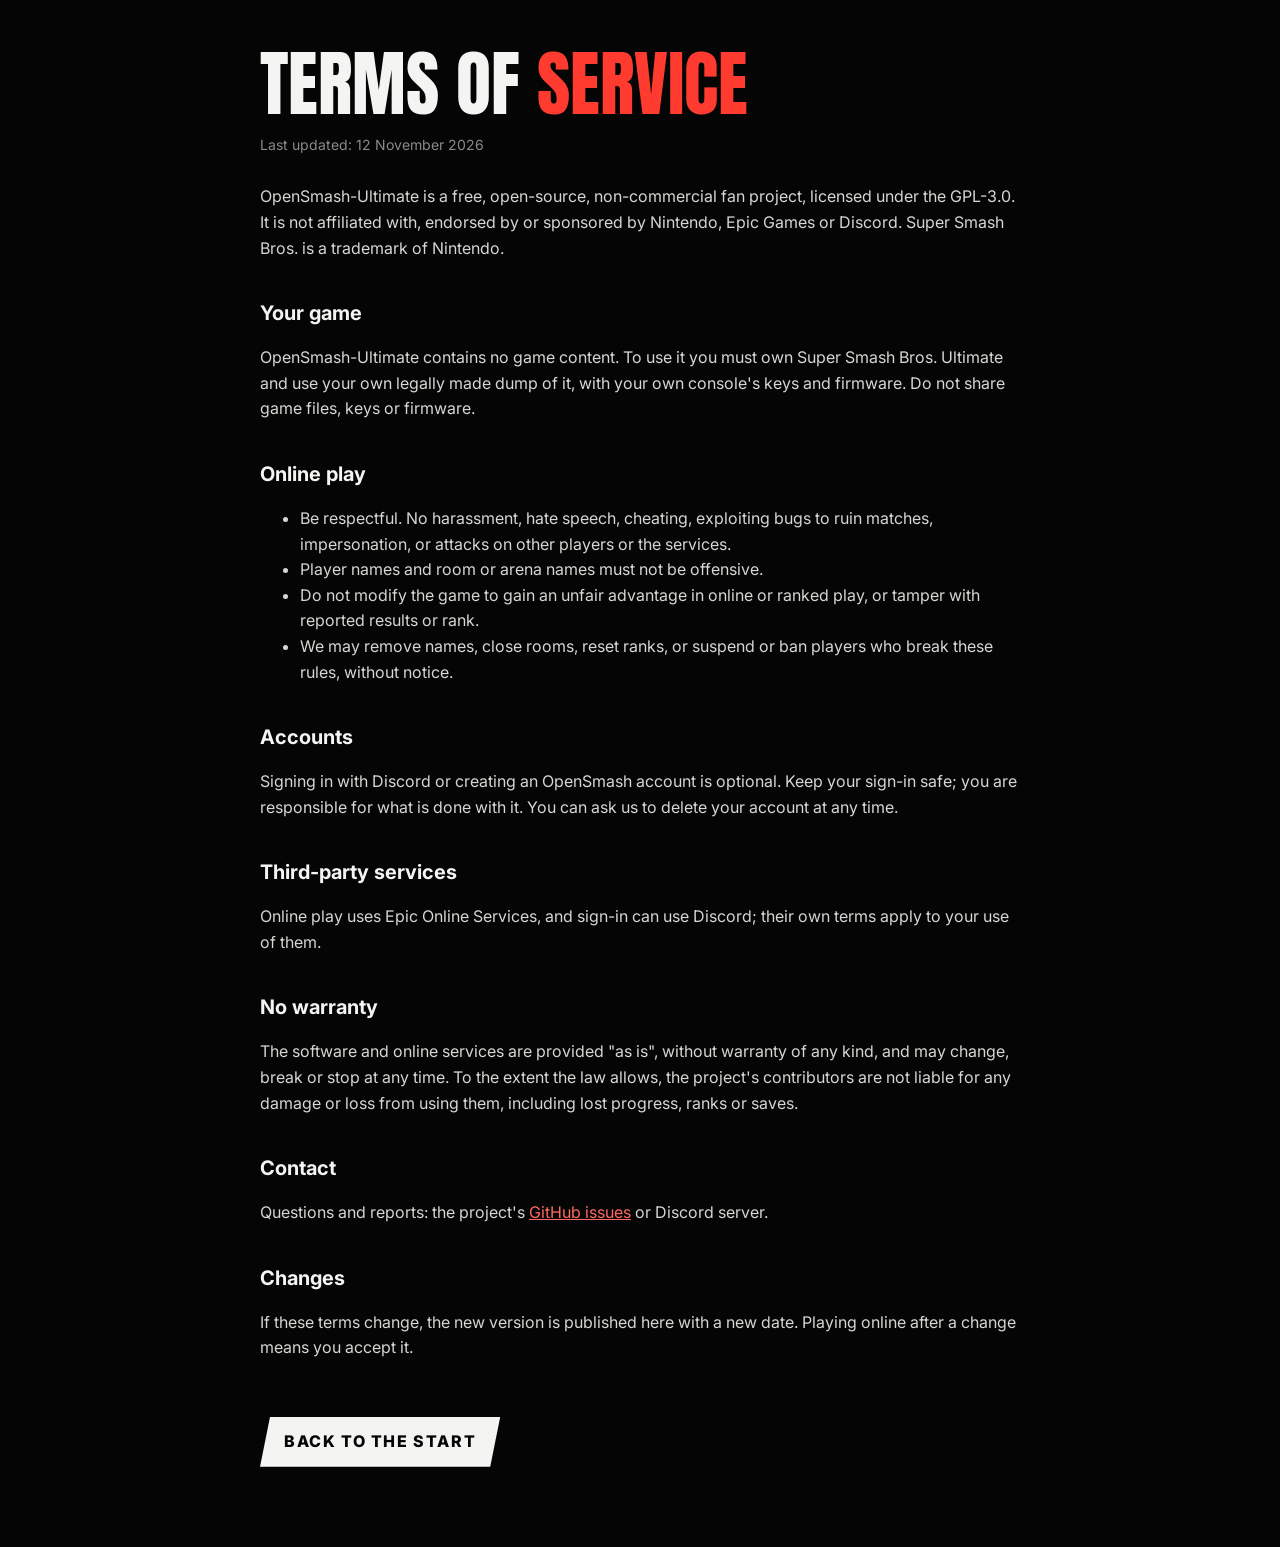
<file: terms/index.html>
<!doctype html>
<html lang="en">
<head>
<meta charset="utf-8">
<meta name="viewport" content="width=device-width, initial-scale=1">
<title>Terms of Service: OpenSmash-Ultimate</title>
<meta name="description" content="The rules for using OpenSmash-Ultimate, its launcher and its online play.">
<link rel="icon" href="../assets/favicon.svg" type="image/svg+xml">
<link rel="stylesheet" href="https://fonts.googleapis.com/css2?family=Anton&family=Inter:wght@400;500;700;800&display=swap">
<style>
:root { color-scheme: dark; }
html, body { margin: 0; background: #050505; color: #f4f4f2; font-family: Inter, system-ui, sans-serif; line-height: 1.6; }
main { max-width: 760px; margin: 0 auto; padding: 48px 16px 80px; }
h1 { font-family: Anton, Impact, sans-serif; font-weight: 400; font-size: clamp(44px, 9vw, 72px); line-height: 1; margin: 0 0 8px; text-transform: uppercase; }
h1 span { color: #ff3b30; }
h2 { font-size: 20px; margin: 36px 0 8px; }
p, li { color: #d6d6d2; }
.updated { color: #8a8a86; font-size: 14px; margin-bottom: 28px; }
a { color: #ff6a60; }
a.back { display: inline-block; margin-top: 40px; background: #f4f4f2; color: #050505; font-weight: 800; text-transform: uppercase; letter-spacing: .1em; text-decoration: none; padding: 12px 24px; clip-path: polygon(10px 0, 100% 0, calc(100% - 10px) 100%, 0 100%); }
a.back:hover, a.back:focus-visible { background: #ff3b30; color: #fff; }
</style>
</head>
<body>
<main>
<h1>Terms of <span>Service</span></h1>
<p class="updated">Last updated: 12 November 2026</p>
<p>OpenSmash-Ultimate is a free, open-source, non-commercial fan project, licensed under the GPL-3.0. It is not affiliated with, endorsed by or sponsored by Nintendo, Epic Games or Discord. Super Smash Bros. is a trademark of Nintendo.</p>
<h2>Your game</h2>
<p>OpenSmash-Ultimate contains no game content. To use it you must own Super Smash Bros. Ultimate and use your own legally made dump of it, with your own console's keys and firmware. Do not share game files, keys or firmware.</p>
<h2>Online play</h2>
<ul>
<li>Be respectful. No harassment, hate speech, cheating, exploiting bugs to ruin matches, impersonation, or attacks on other players or the services.</li>
<li>Player names and room or arena names must not be offensive.</li>
<li>Do not modify the game to gain an unfair advantage in online or ranked play, or tamper with reported results or rank.</li>
<li>We may remove names, close rooms, reset ranks, or suspend or ban players who break these rules, without notice.</li>
</ul>
<h2>Accounts</h2>
<p>Signing in with Discord or creating an OpenSmash account is optional. Keep your sign-in safe; you are responsible for what is done with it. You can ask us to delete your account at any time.</p>
<h2>Third-party services</h2>
<p>Online play uses Epic Online Services, and sign-in can use Discord; their own terms apply to your use of them.</p>
<h2>No warranty</h2>
<p>The software and online services are provided "as is", without warranty of any kind, and may change, break or stop at any time. To the extent the law allows, the project's contributors are not liable for any damage or loss from using them, including lost progress, ranks or saves.</p>
<h2>Contact</h2>
<p>Questions and reports: the project's <a href="https://github.com/OpenSmash-Ultimate/OpenSmash-Ultimate/issues">GitHub issues</a> or Discord server.</p>
<h2>Changes</h2>
<p>If these terms change, the new version is published here with a new date. Playing online after a change means you accept it.</p>
<a class="back" href="../">Back to the start</a>
</main>
</body>
</html>
</file>
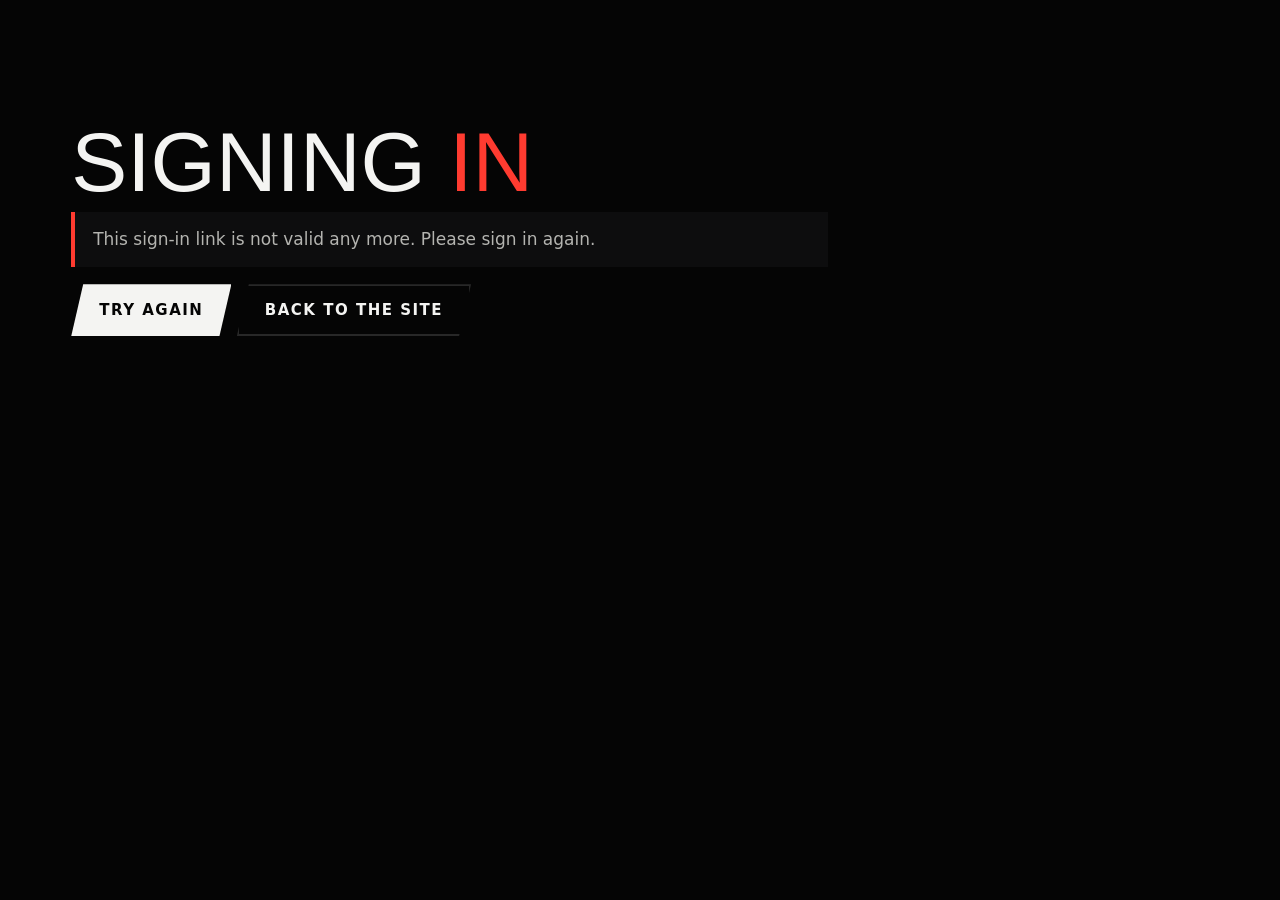
<file: auth/callback/index.html>
<!doctype html>
<html lang="en">
<head>
<meta charset="utf-8">
<meta name="viewport" content="width=device-width, initial-scale=1">
<meta name="referrer" content="no-referrer">
<meta name="robots" content="noindex">
<title>Signing in: OpenSmash-Ultimate</title>
<meta name="theme-color" content="#050505">
<meta name="color-scheme" content="dark">
<link rel="icon" href="../../assets/favicon.svg" type="image/svg+xml">
<link rel="stylesheet" href="../../css/style.css?v=2">
<link rel="stylesheet" href="../../css/pages.css?v=6">
<script src="../../js/opensmash-auth.js?v=4"></script>
</head>
<body>
<main id="main" class="page">
  <div class="wrap">
    <h1>Signing <span>in</span></h1>
    <div id="msg" class="notice" role="status" aria-live="polite">Signing in&hellip;</div>
    <p id="links" class="hidden">
      <a class="btn btn-solid" href="../../account/?signin=1"><span>Try again</span></a>
      <a class="btn btn-outline" href="../../"><span>Back to the site</span></a>
    </p>
  </div>
</main>
<script>
(function () {
  "use strict";
  // The one-time code leaves the address bar before anything else happens.
  var search = location.search;
  try { history.replaceState(null, "", location.pathname); } catch (e) { /* ignore */ }
  var msg = document.getElementById("msg"), links = document.getElementById("links");
  function show(text) {
    msg.textContent = text; msg.className = "notice err";
    links.classList.remove("hidden");
  }
  var text = {
    "cancelled": "Sign-in was cancelled.",
    "not-yours": "This sign-in link is not valid any more. Please sign in again.",
    "failed": "The sign-in did not work. Please try again."
  };
  if (!window.OpenSmashAuth) { show(text.failed); return; }
  OpenSmashAuth.finishSignIn(search).then(function (r) {
    if (!r.ok) { show(text[r.reason] || text.failed); return; }
    var go = function () { location.replace("../../" + (r.next || "")); };
    OpenSmashAuth.fetchProfile().then(go, go); // best effort: the name is then already there on the next page
  }, function () { show(text.failed); });
})();
</script>
</body>
</html>
</file>
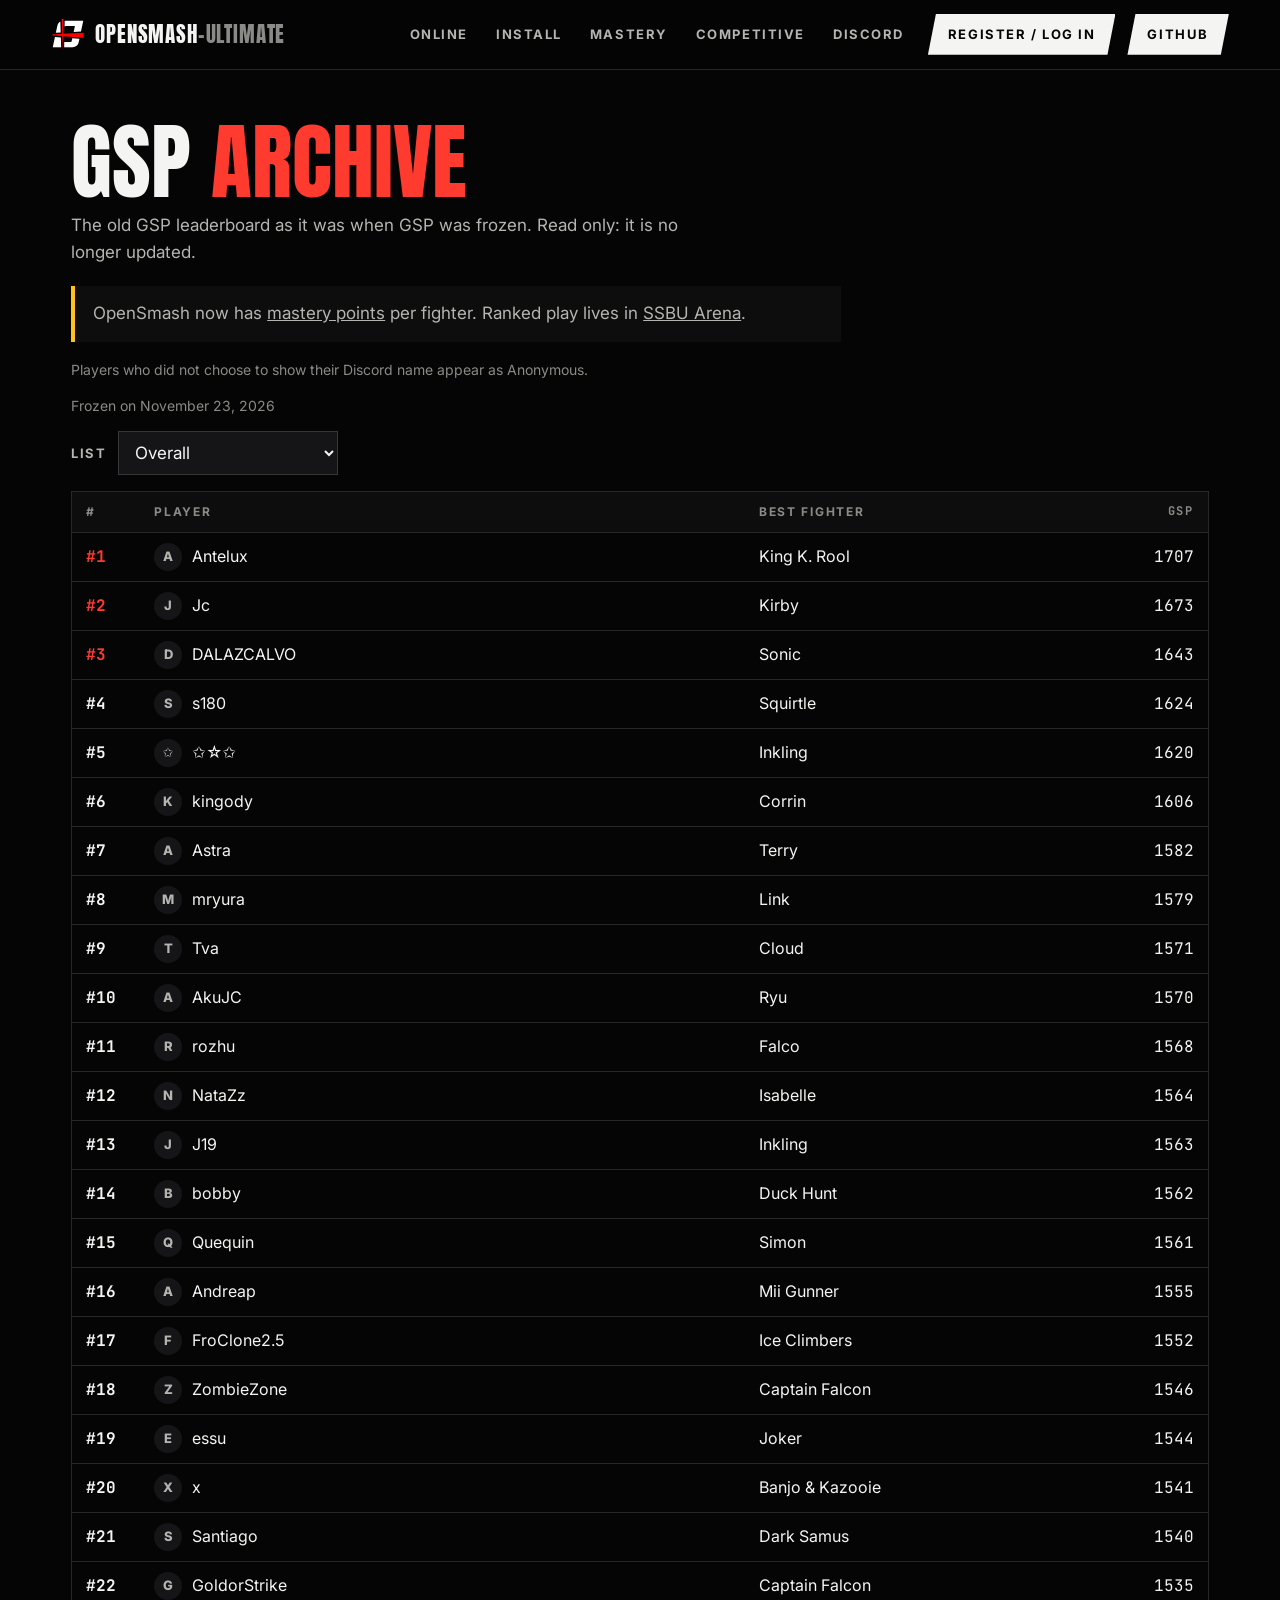
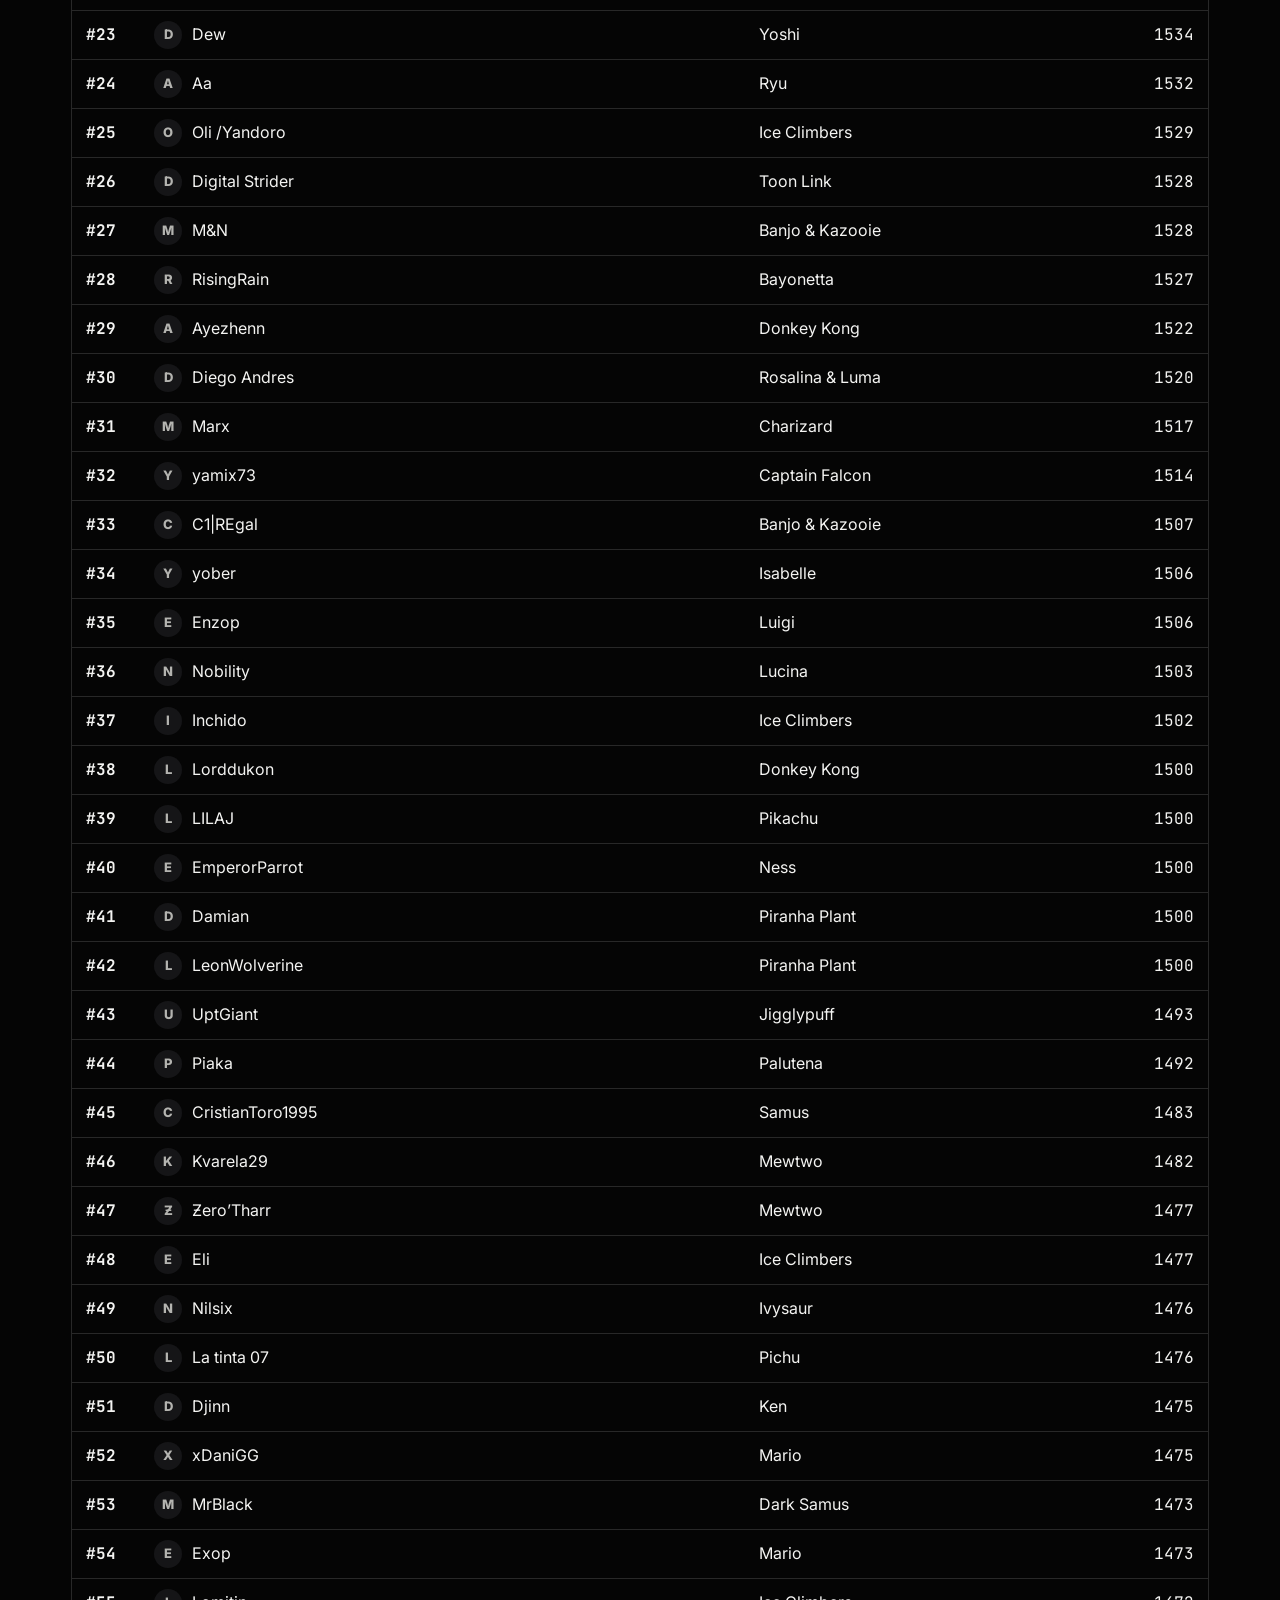
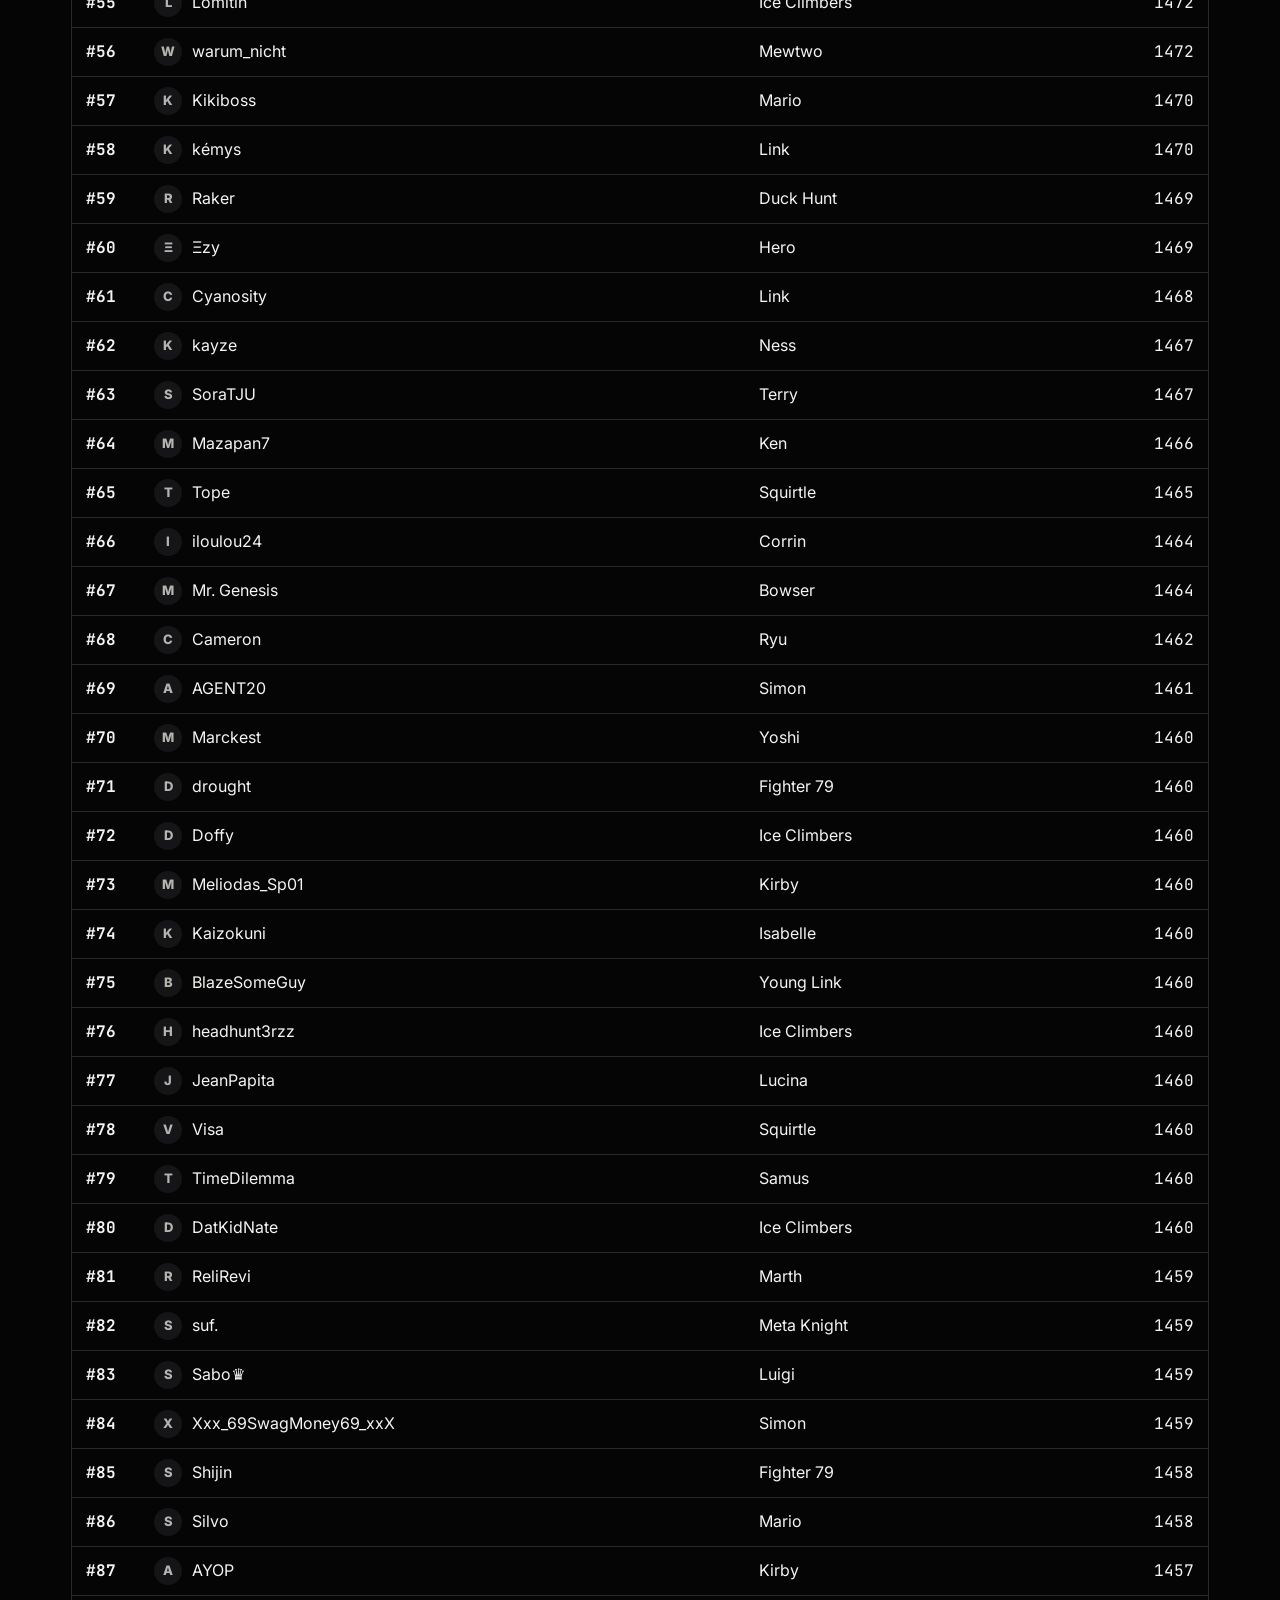
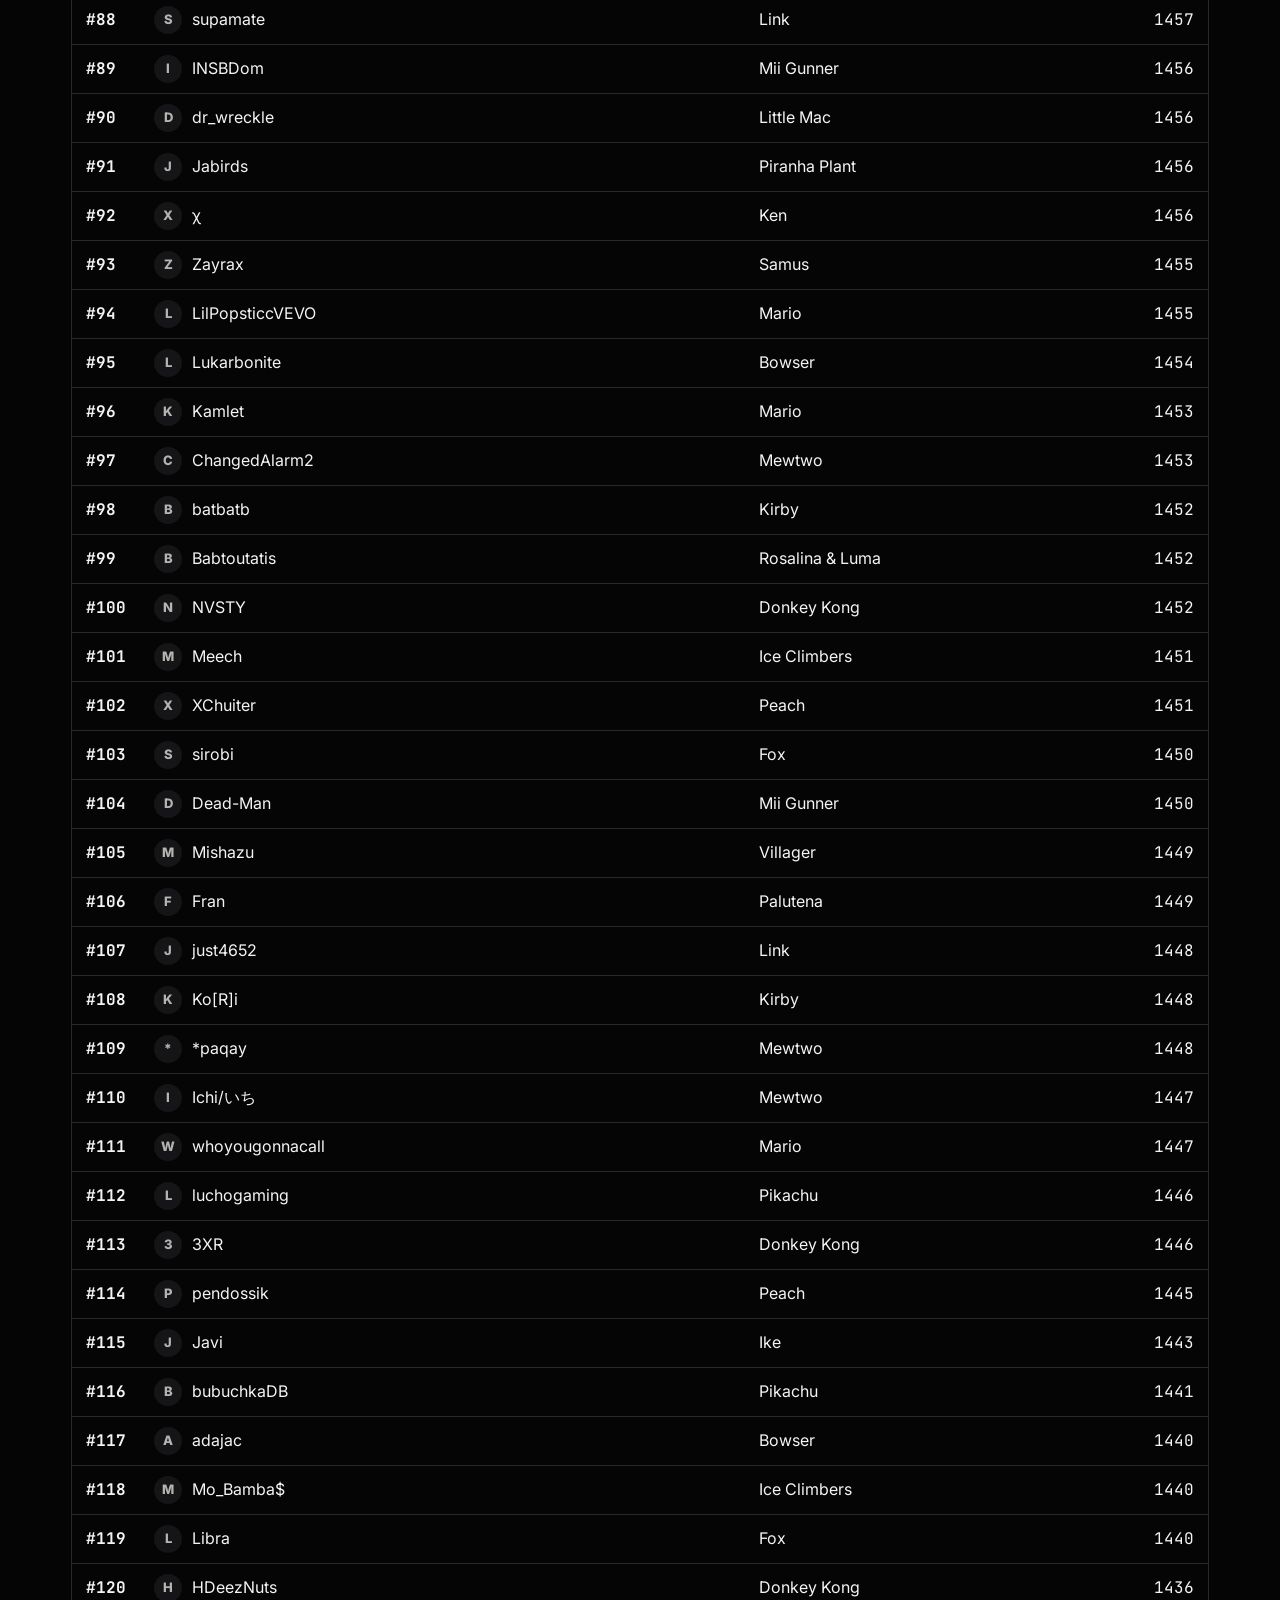
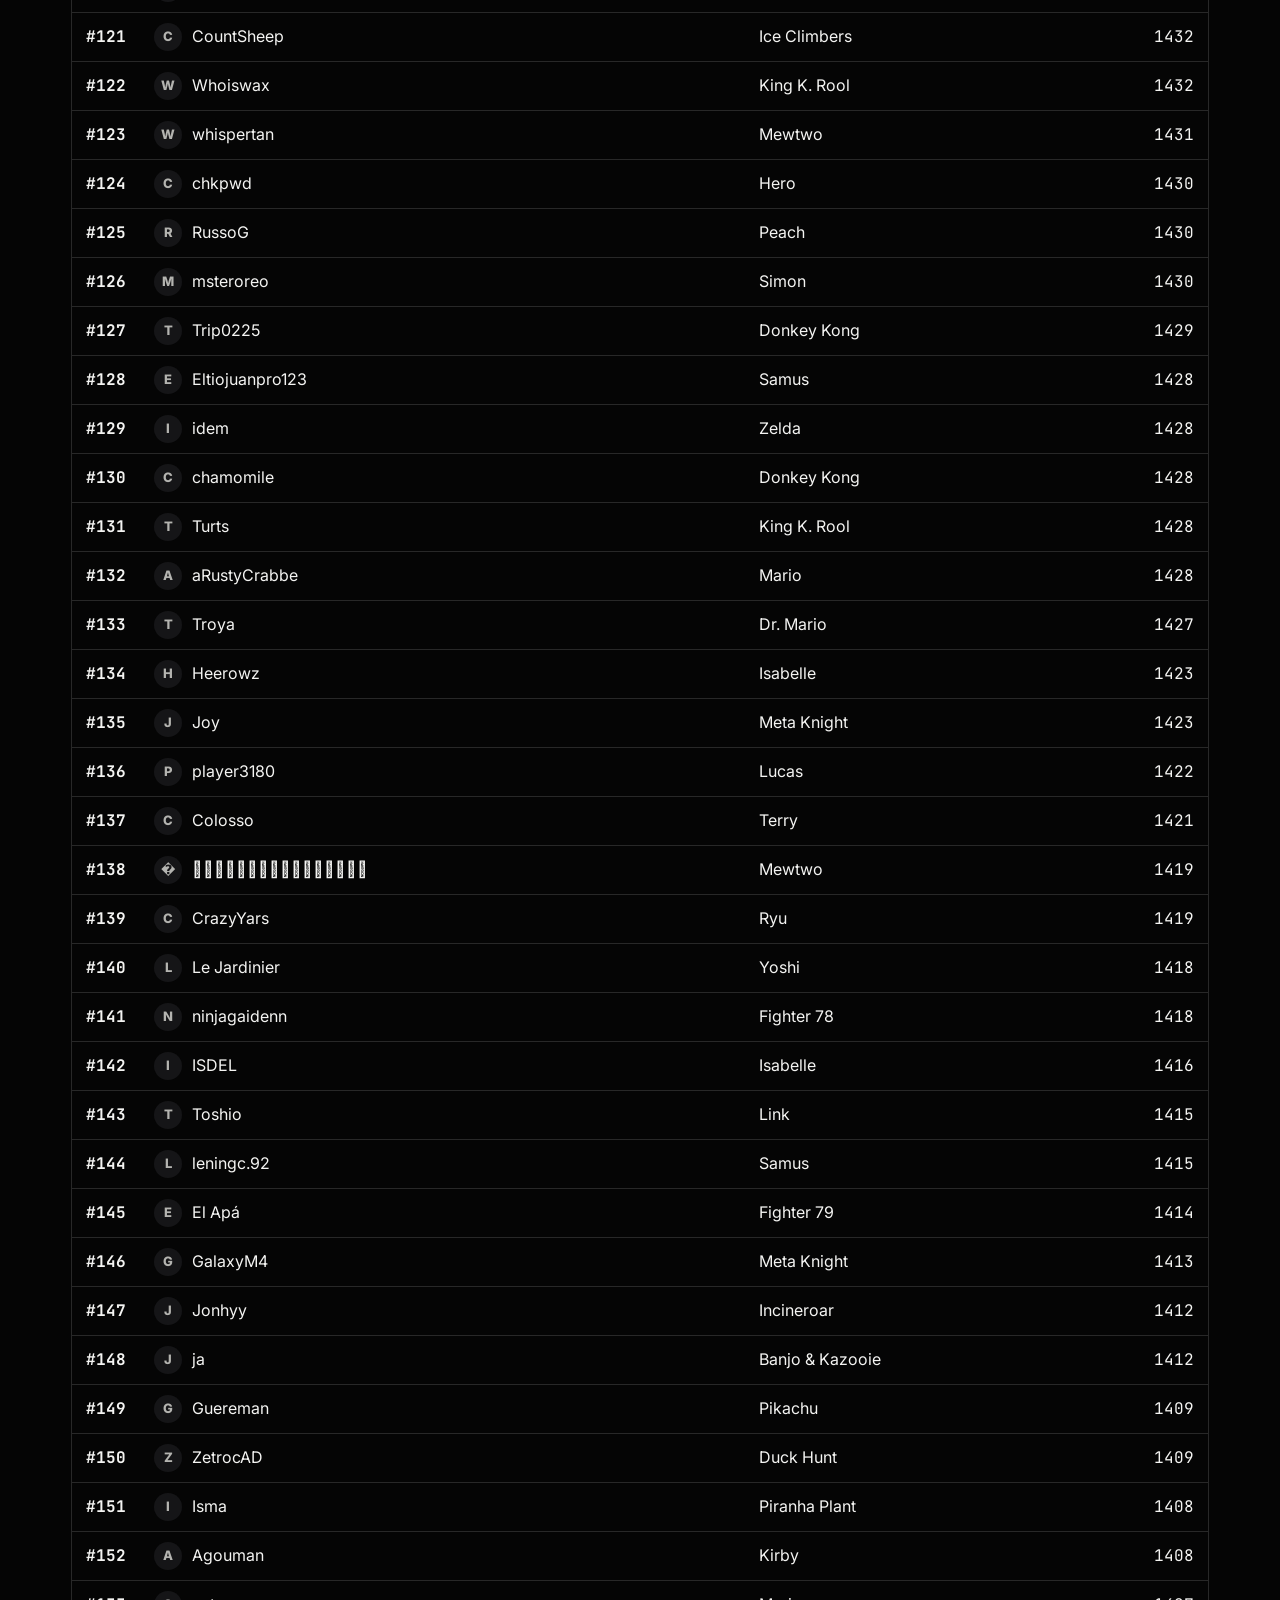
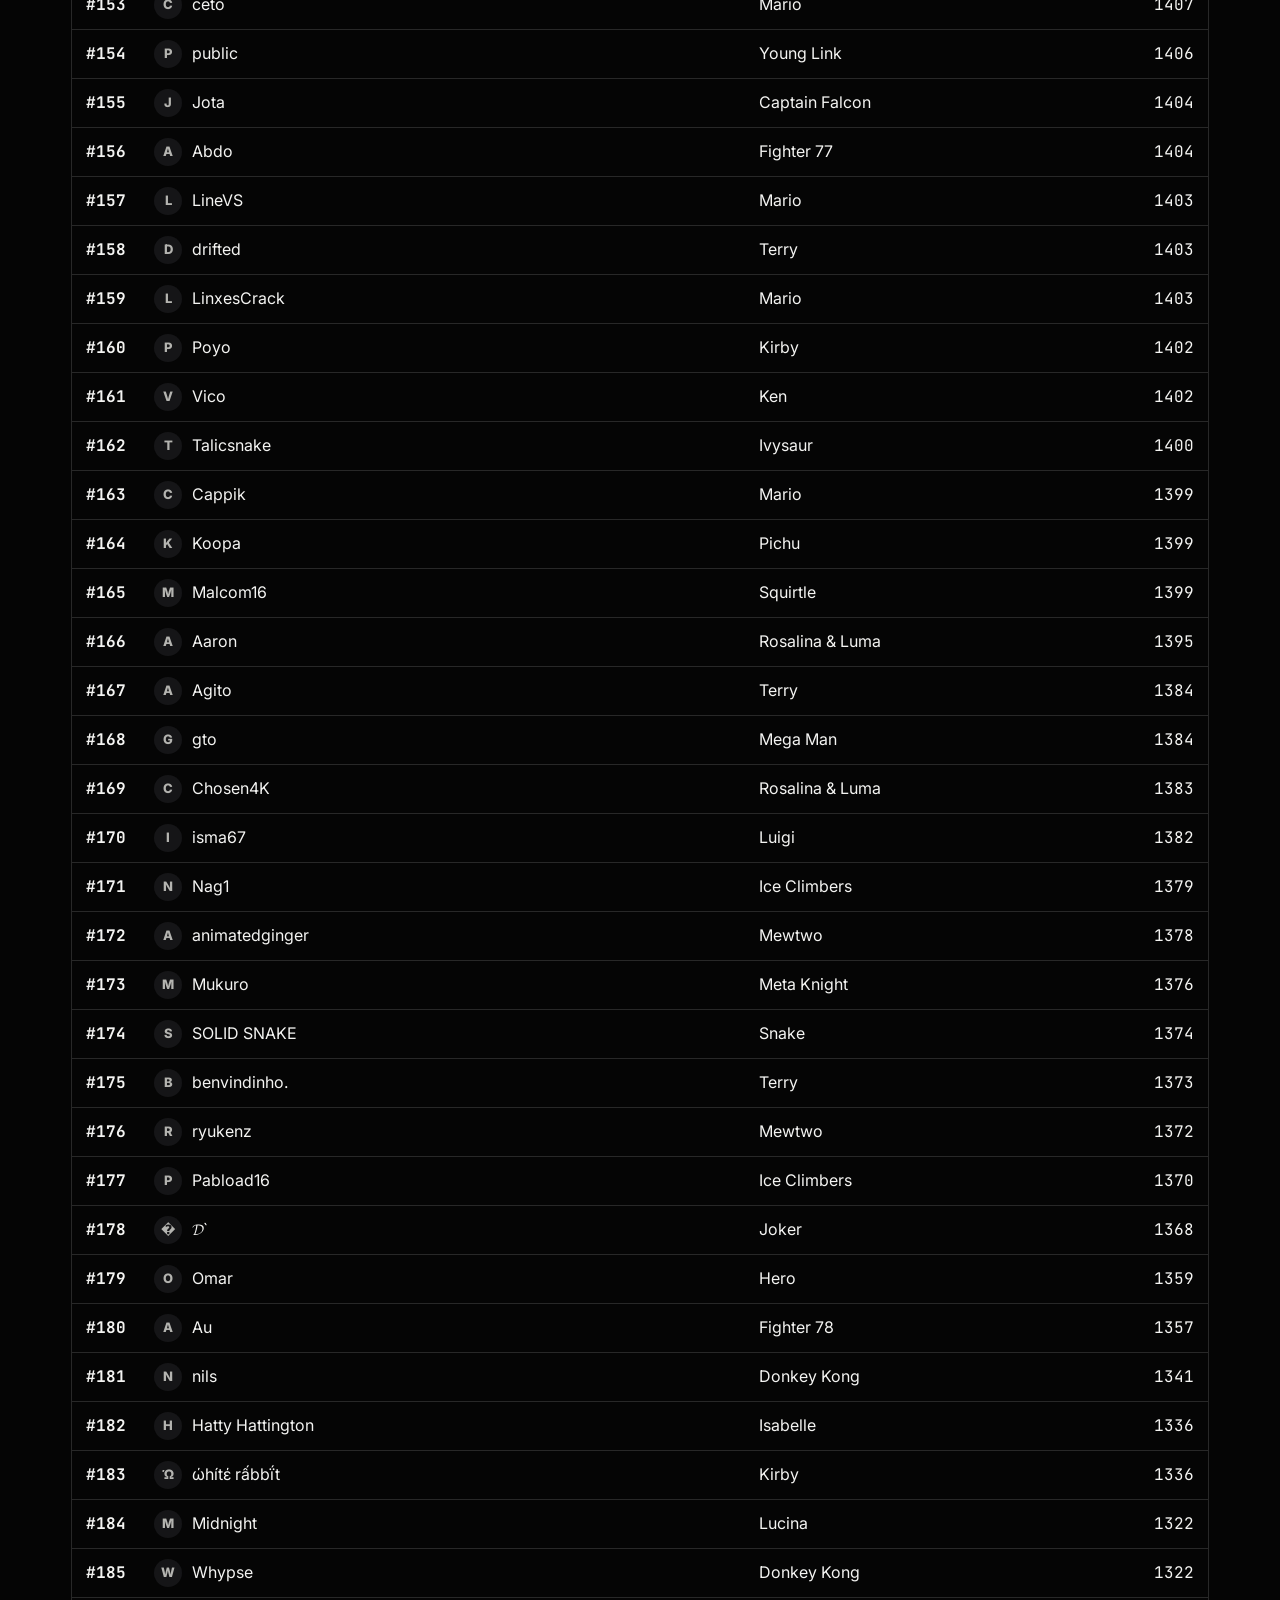
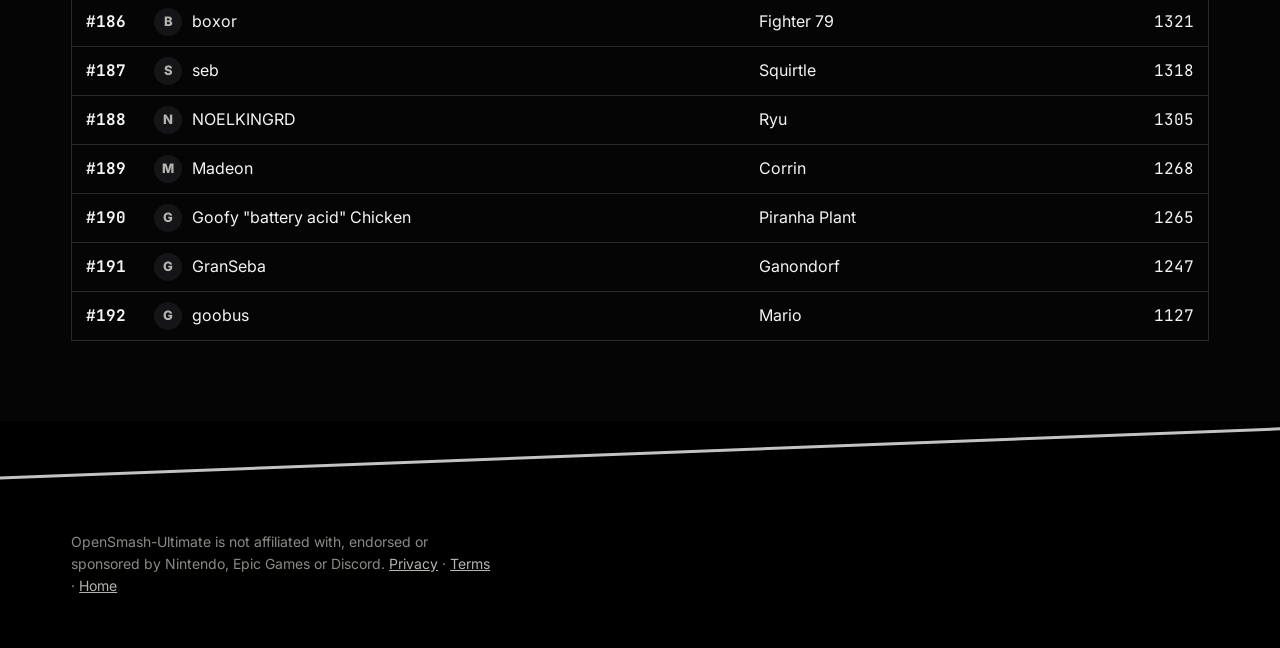
<file: leaderboard/gsp/index.html>
<!doctype html>
<html lang="en">
<head>
<meta charset="utf-8">
<meta name="viewport" content="width=device-width, initial-scale=1">
<title>GSP archive: OpenSmash-Ultimate</title>
<meta name="description" content="The old OpenSmash-Ultimate GSP leaderboard, frozen and read only. OpenSmash now has mastery points; ranked lives in SSBU Arena.">
<meta name="theme-color" content="#050505">
<meta name="color-scheme" content="dark">
<meta name="robots" content="noindex">
<link rel="icon" href="../../assets/favicon.svg" type="image/svg+xml">
<link rel="icon" href="../../assets/favicon-32.png" sizes="32x32" type="image/png">
<link rel="stylesheet" href="https://fonts.googleapis.com/css2?family=Anton&family=Inter:wght@400;500;700;800&family=JetBrains+Mono:wght@500;700&display=swap">
<link rel="stylesheet" href="../../css/style.css?v=2">
<link rel="stylesheet" href="../../css/pages.css?v=6">
<script src="../../config.js"></script>
<script src="../../js/snapshot.js?v=5" defer></script>
<script src="../../js/page.js?v=6" defer></script>
<script src="../../js/gsp-archive.js?v=1" defer></script>
<script src="../../js/opensmash-auth.js?v=4" defer></script>
<script src="../../js/nav-login.js?v=5" defer></script>
</head>
<body>
<a class="skip" href="#main">Skip to content</a>
<header class="nav">
  <a class="brand" href="../../" aria-label="OpenSmash-Ultimate, home">
    <img class="brand-mark" src="../../assets/emblem-white.svg" alt="" aria-hidden="true">
    <span class="brand-word">OPENSMASH<span>-ULTIMATE</span></span>
  </a>
  <button class="nav-toggle" aria-expanded="false" aria-controls="nav-links"><span></span><span></span><span class="sr">Menu</span></button>
  <nav id="nav-links" class="nav-links" aria-label="Sections">
    <a href="../../#online">Online</a>
    <a href="../../#install">Install</a>
    <a href="../../leaderboard/">Mastery</a>
    <a href="../../competitive/">Competitive</a>
    <a data-link="discord" href="https://discord.gg/pkgyYGf3YB" rel="noopener">Discord</a>
    <a class="nav-cta" id="nav-login" href="../../account/">Register / Log in</a>
    <a class="nav-cta" data-link="repo" href="https://github.com/OpenSmash-Ultimate/OpenSmash-Ultimate" rel="noopener">GitHub</a>
  </nav>
</header>
<main id="main" class="page">
  <div class="wrap">
    <h1>GSP <span>archive</span></h1>
    <p class="lede">The old GSP leaderboard as it was when GSP was frozen. Read only: it is no longer updated.</p>
    <p class="notice not-skill">OpenSmash now has <a href="../">mastery points</a> per fighter. Ranked play lives in <a href="https://www.ssbuarena.com/leaderboard" rel="noopener">SSBU Arena</a>.</p>
    <p class="muted" id="note">Players who did not choose to show their Discord name appear as Anonymous.</p>
    <p class="muted" id="updated"></p>
    <div id="status" class="notice" role="status" aria-live="polite">Loading&hellip;</div>

    <div id="content" class="hidden">
      <div class="picker">
        <label for="fighter">List</label>
        <select id="fighter"><option value="">Overall</option></select>
      </div>
      <div class="table-wrap">
        <table class="board">
          <thead><tr id="head"></tr></thead>
          <tbody id="rows"></tbody>
        </table>
      </div>
    </div>
  </div>
</main>
<footer class="footer">
  <div class="wrap">
    <p class="small">OpenSmash-Ultimate is not affiliated with, endorsed or sponsored by Nintendo, Epic Games or Discord. <a href="../../privacy/">Privacy</a> &middot; <a href="../../terms/">Terms</a> &middot; <a href="../../">Home</a></p>
  </div>
</footer>
</body>
</html>
</file>
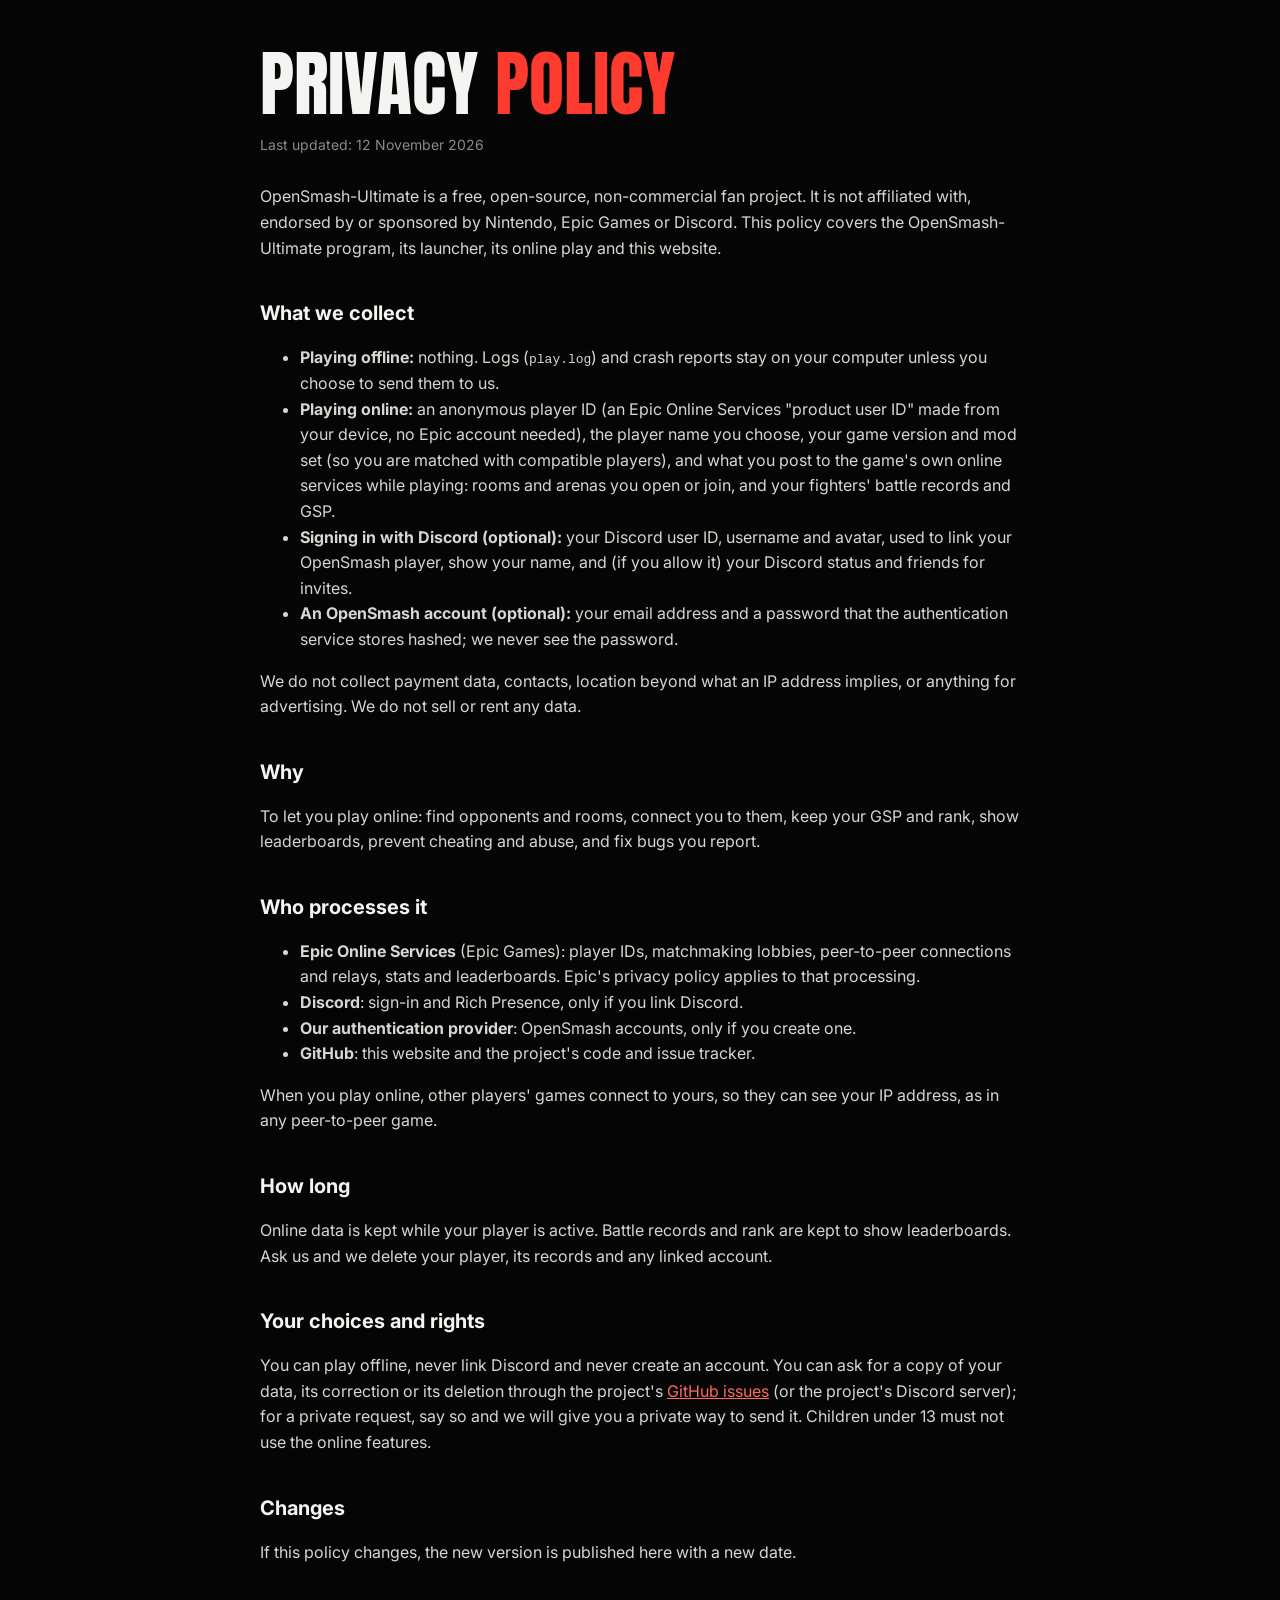
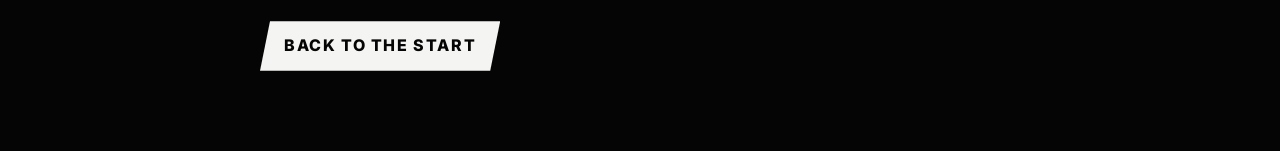
<file: privacy.html>
<!doctype html>
<html lang="en">
<head>
<meta charset="utf-8">
<meta name="viewport" content="width=device-width, initial-scale=1">
<title>Privacy Policy: OpenSmash-Ultimate</title>
<meta name="description" content="What OpenSmash-Ultimate and its online services collect, why, and how to have it removed.">
<link rel="icon" href="assets/favicon.svg" type="image/svg+xml">
<link rel="stylesheet" href="https://fonts.googleapis.com/css2?family=Anton&family=Inter:wght@400;500;700;800&display=swap">
<style>
:root { color-scheme: dark; }
html, body { margin: 0; background: #050505; color: #f4f4f2; font-family: Inter, system-ui, sans-serif; line-height: 1.6; }
main { max-width: 760px; margin: 0 auto; padding: 48px 16px 80px; }
h1 { font-family: Anton, Impact, sans-serif; font-weight: 400; font-size: clamp(44px, 9vw, 72px); line-height: 1; margin: 0 0 8px; text-transform: uppercase; }
h1 span { color: #ff3b30; }
h2 { font-size: 20px; margin: 36px 0 8px; }
p, li { color: #d6d6d2; }
.updated { color: #8a8a86; font-size: 14px; margin-bottom: 28px; }
a { color: #ff6a60; }
a.back { display: inline-block; margin-top: 40px; background: #f4f4f2; color: #050505; font-weight: 800; text-transform: uppercase; letter-spacing: .1em; text-decoration: none; padding: 12px 24px; clip-path: polygon(10px 0, 100% 0, calc(100% - 10px) 100%, 0 100%); }
a.back:hover, a.back:focus-visible { background: #ff3b30; color: #fff; }
</style>
</head>
<body>
<main>
<h1>Privacy <span>Policy</span></h1>
<p class="updated">Last updated: 12 November 2026</p>
<p>OpenSmash-Ultimate is a free, open-source, non-commercial fan project. It is not affiliated with, endorsed by or sponsored by Nintendo, Epic Games or Discord. This policy covers the OpenSmash-Ultimate program, its launcher, its online play and this website.</p>
<h2>What we collect</h2>
<ul>
<li><b>Playing offline:</b> nothing. Logs (<code>play.log</code>) and crash reports stay on your computer unless you choose to send them to us.</li>
<li><b>Playing online:</b> an anonymous player ID (an Epic Online Services "product user ID" made from your device, no Epic account needed), the player name you choose, your game version and mod set (so you are matched with compatible players), and what you post to the game's own online services while playing: rooms and arenas you open or join, and your fighters' battle records and GSP.</li>
<li><b>Signing in with Discord (optional):</b> your Discord user ID, username and avatar, used to link your OpenSmash player, show your name, and (if you allow it) your Discord status and friends for invites.</li>
<li><b>An OpenSmash account (optional):</b> your email address and a password that the authentication service stores hashed; we never see the password.</li>
</ul>
<p>We do not collect payment data, contacts, location beyond what an IP address implies, or anything for advertising. We do not sell or rent any data.</p>
<h2>Why</h2>
<p>To let you play online: find opponents and rooms, connect you to them, keep your GSP and rank, show leaderboards, prevent cheating and abuse, and fix bugs you report.</p>
<h2>Who processes it</h2>
<ul>
<li><b>Epic Online Services</b> (Epic Games): player IDs, matchmaking lobbies, peer-to-peer connections and relays, stats and leaderboards. Epic's privacy policy applies to that processing.</li>
<li><b>Discord</b>: sign-in and Rich Presence, only if you link Discord.</li>
<li><b>Our authentication provider</b>: OpenSmash accounts, only if you create one.</li>
<li><b>GitHub</b>: this website and the project's code and issue tracker.</li>
</ul>
<p>When you play online, other players' games connect to yours, so they can see your IP address, as in any peer-to-peer game.</p>
<h2>How long</h2>
<p>Online data is kept while your player is active. Battle records and rank are kept to show leaderboards. Ask us and we delete your player, its records and any linked account.</p>
<h2>Your choices and rights</h2>
<p>You can play offline, never link Discord and never create an account. You can ask for a copy of your data, its correction or its deletion through the project's <a href="https://github.com/OpenSmash-Ultimate/OpenSmash-Ultimate/issues">GitHub issues</a> (or the project's Discord server); for a private request, say so and we will give you a private way to send it. Children under 13 must not use the online features.</p>
<h2>Changes</h2>
<p>If this policy changes, the new version is published here with a new date.</p>
<a class="back" href="./">Back to the start</a>
</main>
</body>
</html>
</file>
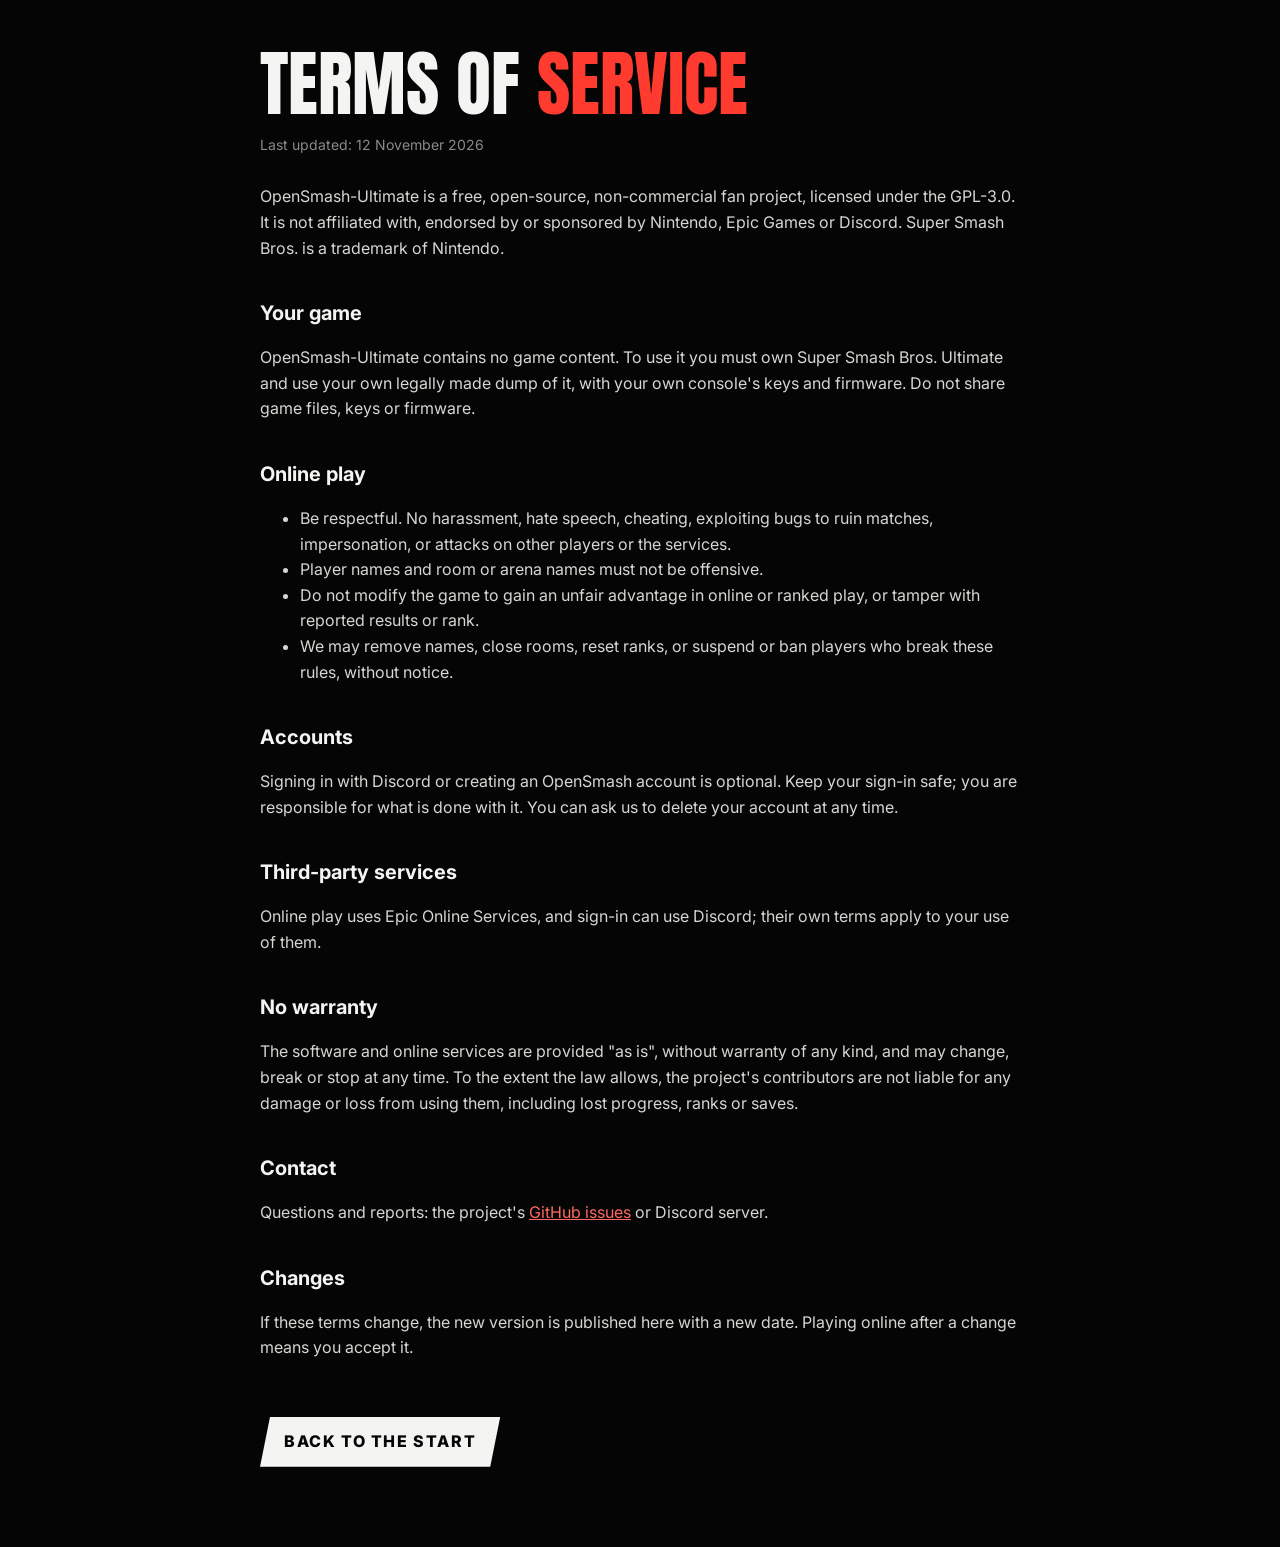
<file: terms.html>
<!doctype html>
<html lang="en">
<head>
<meta charset="utf-8">
<meta name="viewport" content="width=device-width, initial-scale=1">
<title>Terms of Service: OpenSmash-Ultimate</title>
<meta name="description" content="The rules for using OpenSmash-Ultimate, its launcher and its online play.">
<link rel="icon" href="assets/favicon.svg" type="image/svg+xml">
<link rel="stylesheet" href="https://fonts.googleapis.com/css2?family=Anton&family=Inter:wght@400;500;700;800&display=swap">
<style>
:root { color-scheme: dark; }
html, body { margin: 0; background: #050505; color: #f4f4f2; font-family: Inter, system-ui, sans-serif; line-height: 1.6; }
main { max-width: 760px; margin: 0 auto; padding: 48px 16px 80px; }
h1 { font-family: Anton, Impact, sans-serif; font-weight: 400; font-size: clamp(44px, 9vw, 72px); line-height: 1; margin: 0 0 8px; text-transform: uppercase; }
h1 span { color: #ff3b30; }
h2 { font-size: 20px; margin: 36px 0 8px; }
p, li { color: #d6d6d2; }
.updated { color: #8a8a86; font-size: 14px; margin-bottom: 28px; }
a { color: #ff6a60; }
a.back { display: inline-block; margin-top: 40px; background: #f4f4f2; color: #050505; font-weight: 800; text-transform: uppercase; letter-spacing: .1em; text-decoration: none; padding: 12px 24px; clip-path: polygon(10px 0, 100% 0, calc(100% - 10px) 100%, 0 100%); }
a.back:hover, a.back:focus-visible { background: #ff3b30; color: #fff; }
</style>
</head>
<body>
<main>
<h1>Terms of <span>Service</span></h1>
<p class="updated">Last updated: 12 November 2026</p>
<p>OpenSmash-Ultimate is a free, open-source, non-commercial fan project, licensed under the GPL-3.0. It is not affiliated with, endorsed by or sponsored by Nintendo, Epic Games or Discord. Super Smash Bros. is a trademark of Nintendo.</p>
<h2>Your game</h2>
<p>OpenSmash-Ultimate contains no game content. To use it you must own Super Smash Bros. Ultimate and use your own legally made dump of it, with your own console's keys and firmware. Do not share game files, keys or firmware.</p>
<h2>Online play</h2>
<ul>
<li>Be respectful. No harassment, hate speech, cheating, exploiting bugs to ruin matches, impersonation, or attacks on other players or the services.</li>
<li>Player names and room or arena names must not be offensive.</li>
<li>Do not modify the game to gain an unfair advantage in online or ranked play, or tamper with reported results or rank.</li>
<li>We may remove names, close rooms, reset ranks, or suspend or ban players who break these rules, without notice.</li>
</ul>
<h2>Accounts</h2>
<p>Signing in with Discord or creating an OpenSmash account is optional. Keep your sign-in safe; you are responsible for what is done with it. You can ask us to delete your account at any time.</p>
<h2>Third-party services</h2>
<p>Online play uses Epic Online Services, and sign-in can use Discord; their own terms apply to your use of them.</p>
<h2>No warranty</h2>
<p>The software and online services are provided "as is", without warranty of any kind, and may change, break or stop at any time. To the extent the law allows, the project's contributors are not liable for any damage or loss from using them, including lost progress, ranks or saves.</p>
<h2>Contact</h2>
<p>Questions and reports: the project's <a href="https://github.com/OpenSmash-Ultimate/OpenSmash-Ultimate/issues">GitHub issues</a> or Discord server.</p>
<h2>Changes</h2>
<p>If these terms change, the new version is published here with a new date. Playing online after a change means you accept it.</p>
<a class="back" href="./">Back to the start</a>
</main>
</body>
</html>
</file>
<file: css/style.css>
/* OpenSmash-Ultimate site. Original design: black, white diagonal cuts, one red accent. */
:root {
  --bg: #050505;
  --bg-2: #0d0d0e;
  --bg-3: #151517;
  --fg: #f4f4f2;
  --fg-dim: #b4b4b0;
  --fg-mute: #8a8a86;
  --line: rgba(255, 255, 255, .14);
  --red: #ff3b30;
  --amber: #ffc21a;
  --cyan: #3be0ff;
  --display: "Anton", "Impact", "Haettenschweiler", "Arial Narrow Bold", sans-serif;
  --sans: "Inter", system-ui, -apple-system, "Segoe UI", Roboto, sans-serif;
  --mono: "JetBrains Mono", ui-monospace, "Cascadia Mono", Consolas, monospace;
  --angle: -14deg;
  --gutter: clamp(16px, 4vw, 56px);
  --ease: cubic-bezier(.2, .8, .2, 1);
  color-scheme: dark;
}
*, *::before, *::after { box-sizing: border-box; }
html { scroll-behavior: smooth; -webkit-text-size-adjust: 100%; scroll-padding-top: 72px; }
body {
  margin: 0; background: var(--bg); color: var(--fg); font-family: var(--sans); font-size: 17px; line-height: 1.6;
  overflow-x: hidden; -webkit-font-smoothing: antialiased; text-rendering: optimizeLegibility;
}
img, svg, canvas { display: block; max-width: 100%; }
a { color: inherit; }
code, kbd { font-family: var(--mono); font-size: .86em; background: rgba(255,255,255,.08); padding: .1em .4em; border-radius: 3px; }
kbd { border: 1px solid rgba(255,255,255,.25); border-bottom-width: 2px; }
::selection { background: var(--red); color: #fff; }
:focus-visible { outline: 3px solid var(--red); outline-offset: 3px; }
.sr { position: absolute; width: 1px; height: 1px; overflow: hidden; clip: rect(0 0 0 0); white-space: nowrap; }
.skip { position: absolute; left: 12px; top: -60px; z-index: 100; background: var(--fg); color: var(--bg); padding: 10px 16px; font-weight: 700; }
.skip:focus { top: 12px; }
.wrap { width: 100%; max-width: 1240px; margin: 0 auto; padding: 0 var(--gutter); }
.red { color: var(--red); }
.outline { color: transparent; -webkit-text-stroke: 2px var(--fg); }

/* ---------- nav ---------- */
.nav {
  position: fixed; inset: 0 0 auto 0; z-index: 50; display: flex; align-items: center; justify-content: space-between;
  gap: 16px; padding: 14px var(--gutter); transition: background .3s, backdrop-filter .3s, padding .3s;
}
.nav.scrolled { background: rgba(5,5,5,.82); backdrop-filter: blur(10px); -webkit-backdrop-filter: blur(10px); padding-top: 10px; padding-bottom: 10px; border-bottom: 1px solid var(--line); }
.brand { display: flex; align-items: center; gap: 10px; text-decoration: none; color: var(--fg); }
.brand-mark { width: 34px; height: 34px; color: var(--fg); transition: transform .4s var(--ease); }
.brand:hover .brand-mark { transform: rotate(-8deg) scale(1.08); }
.brand-word { font-family: var(--display); font-size: 21px; letter-spacing: .04em; line-height: 1; }
.brand-word span { color: var(--fg-mute); }
.nav-links { display: flex; align-items: center; gap: 4px; }
.nav-links a { text-decoration: none; font-weight: 700; font-size: 13px; letter-spacing: .12em; text-transform: uppercase; padding: 10px 12px; position: relative; color: var(--fg-dim); transition: color .2s; }
.nav-links a::after { content: ""; position: absolute; left: 12px; right: 12px; bottom: 6px; height: 2px; background: var(--red); transform: scaleX(0) skewX(-30deg); transform-origin: left; transition: transform .3s var(--ease); }
.nav-links a:hover, .nav-links a.active { color: var(--fg); }
.nav-links a:hover::after, .nav-links a.active::after { transform: scaleX(1) skewX(-30deg); }
.nav-links .nav-cta { white-space: nowrap; color: var(--bg); background: var(--fg); margin-left: 8px; clip-path: polygon(8px 0, 100% 0, calc(100% - 8px) 100%, 0 100%); padding: 10px 20px; }
.nav-links .nav-cta::after { display: none; }
.nav-links .nav-cta:hover { background: var(--red); color: #fff; }
.nav-toggle { display: none; background: none; border: 0; width: 44px; height: 44px; padding: 10px; cursor: pointer; }
.nav-toggle span:not(.sr) { display: block; height: 3px; background: var(--fg); margin: 6px 0; transition: transform .3s; }
.nav-toggle span:first-child { transform: skewX(-30deg); }
.nav-toggle span:nth-child(2) { width: 70%; margin-left: auto; transform: skewX(-30deg); }
.nav-toggle[aria-expanded="true"] span:first-child { transform: translateY(4.5px) rotate(-45deg); }
.nav-toggle[aria-expanded="true"] span:nth-child(2) { width: 100%; transform: translateY(-4.5px) rotate(45deg); }

/* ---------- buttons ---------- */
.btn {
  --cut: 12px; position: relative; display: inline-flex; align-items: center; gap: 10px; min-height: 52px; padding: 0 28px;
  font-family: var(--sans); font-weight: 800; font-size: 15px; letter-spacing: .1em; text-transform: uppercase; text-decoration: none;
  clip-path: polygon(var(--cut) 0, 100% 0, calc(100% - var(--cut)) 100%, 0 100%); overflow: hidden; isolation: isolate;
  transition: transform .25s var(--ease), color .25s, background .25s; border: 0; cursor: pointer;
}
.btn svg { width: 20px; height: 20px; flex: none; }
.btn::before { content: ""; position: absolute; inset: 0; z-index: -1; transform: translateX(-110%) skewX(-20deg); transition: transform .45s var(--ease); }
.btn:hover { transform: translateY(-2px); }
.btn:hover::before { transform: translateX(0) skewX(0); }
.btn-primary { background: var(--fg); color: var(--bg); }
.btn-primary::before { background: var(--red); }
.btn-primary:hover { color: #fff; }
.btn-ghost { background: rgba(255,255,255,.06); color: var(--fg); box-shadow: inset 0 0 0 2px rgba(255,255,255,.55); }
.btn-ghost::before { background: var(--fg); }
.btn-ghost:hover { color: var(--bg); }
.btn[aria-disabled="true"] { opacity: .55; cursor: not-allowed; }
.btn[aria-disabled="true"]:hover { transform: none; color: var(--fg); }
.btn[aria-disabled="true"]::before { display: none; }
.cta-row { display: flex; flex-wrap: wrap; gap: 14px; }
.link { display: inline-block; font-weight: 800; text-transform: uppercase; letter-spacing: .1em; font-size: 14px; text-decoration: none; border-bottom: 2px solid var(--red); padding-bottom: 2px; transition: color .2s, border-color .2s; }
.link:hover { color: var(--red); }
.link[aria-disabled="true"] { border-color: var(--fg-mute); color: var(--fg-mute); pointer-events: none; }

/* ---------- hero ---------- */
.hero { position: relative; min-height: 100vh; min-height: 100svh; display: flex; align-items: center; overflow: hidden; padding: 110px 0 120px; isolation: isolate; }
.hero-canvas { position: absolute; inset: 0; width: 100%; height: 100%; z-index: -2; }
.hero::before { content: ""; position: absolute; inset: 0; z-index: -1; pointer-events: none;
  background: radial-gradient(ellipse 60% 50% at 70% 40%, rgba(255,59,48,.16), transparent 70%), radial-gradient(ellipse 80% 60% at 10% 100%, rgba(255,255,255,.06), transparent 70%); }
.hero::after { content: ""; position: absolute; inset: 0; z-index: -1; pointer-events: none; opacity: .5;
  background-image: repeating-linear-gradient(0deg, rgba(255,255,255,.025) 0 1px, transparent 1px 3px); }
.hero-slashes { position: absolute; inset: -20% -10%; z-index: -1; pointer-events: none; transform: rotate(var(--angle)); }
.slash { position: absolute; left: -10%; width: 130%; display: block; background: var(--fg); transform-origin: left center; transform: scaleX(0);
  animation: slashIn .9s var(--ease) forwards; box-shadow: 0 0 40px rgba(255,255,255,.35); }
.slash::after { content: ""; position: absolute; inset: -10px 0; background: linear-gradient(90deg, transparent, rgba(255,255,255,.9) 50%, transparent); width: 25%; filter: blur(10px);
  animation: sweep 4.5s 1.6s linear infinite; opacity: .0; }
.s1 { top: 30%; height: 3px; animation-delay: .15s; }
.s2 { top: 34%; height: 18px; animation-delay: .3s; opacity: .95; }
.s3 { top: 66%; height: 6px; animation-delay: .45s; background: var(--red); box-shadow: 0 0 40px rgba(255,59,48,.6); }
.s4 { top: 71%; height: 1px; animation-delay: .6s; opacity: .7; }
.s5 { top: 12%; height: 1px; animation-delay: .75s; opacity: .4; }
@keyframes slashIn { 0% { transform: scaleX(0); } 100% { transform: scaleX(1); } }
@keyframes sweep { 0% { transform: translateX(-30%); opacity: 0; } 10% { opacity: 1; } 60% { opacity: 1; } 70%,100% { transform: translateX(420%); opacity: 0; } }
.hero-vert { position: absolute; left: calc(var(--gutter) * .5); top: 50%; transform: translateY(-50%) rotate(180deg); writing-mode: vertical-rl;
  font-family: var(--mono); font-size: 12px; letter-spacing: .5em; color: var(--fg-mute); white-space: nowrap; }
.hero-inner { position: relative; width: 100%; max-width: 1240px; margin: 0 auto; padding: 0 var(--gutter) 0 calc(var(--gutter) + 22px); will-change: transform; }
.kicker { display: inline-flex; align-items: center; gap: 10px; font-family: var(--mono); font-size: 13px; letter-spacing: .14em; text-transform: uppercase; color: var(--fg-dim);
  margin: 0 0 18px; opacity: 0; animation: up .8s .2s var(--ease) forwards; }
.kicker .dot { width: 8px; height: 8px; background: var(--red); transform: skewX(-20deg); animation: blink 1.6s steps(2) infinite; }
@keyframes blink { 50% { opacity: .2; } }
.hero-title { font-family: var(--display); font-weight: 400; margin: 0; line-height: .86; letter-spacing: .005em; font-size: clamp(64px, 15.5vw, 230px); text-transform: uppercase; }
.hero-title .line { display: block; overflow: hidden; padding: .02em 0 .04em; }
.hero-title .line > span { display: inline-block; transform: translateY(105%) skewY(6deg); animation: titleIn 1s var(--ease) forwards; }
.hero-title .l1 > span:nth-child(1) { animation-delay: .35s; }
.hero-title .l1 > span:nth-child(2) { animation-delay: .47s; }
.hero-title .l2 > span { animation-delay: .6s; -webkit-text-stroke-width: clamp(1.5px, .35vw, 3px); }
.hero-title .l2 { margin-left: clamp(24px, 9vw, 150px); }
@keyframes titleIn { to { transform: translateY(0) skewY(0); } }
.tagline { max-width: 620px; font-size: clamp(17px, 1.6vw, 21px); color: var(--fg-dim); margin: 26px 0 32px; opacity: 0; animation: up .8s .9s var(--ease) forwards; }
.tagline strong { color: var(--fg); }
.hero .cta-row { opacity: 0; animation: up .8s 1.05s var(--ease) forwards; }
.chips { display: flex; flex-wrap: wrap; gap: 8px; list-style: none; padding: 0; margin: 30px 0 0; opacity: 0; animation: up .8s 1.2s var(--ease) forwards; }
.chips li { font-family: var(--mono); font-size: 12px; letter-spacing: .06em; text-transform: uppercase; padding: 6px 12px; border: 1px solid var(--line); color: var(--fg-dim);
  clip-path: polygon(6px 0, 100% 0, calc(100% - 6px) 100%, 0 100%); background: rgba(255,255,255,.03); }
@keyframes up { from { opacity: 0; transform: translateY(24px); } to { opacity: 1; transform: none; } }
.scroll-cue { position: absolute; right: var(--gutter); bottom: 96px; width: 26px; height: 42px; border: 2px solid rgba(255,255,255,.5); border-radius: 14px; }
.scroll-cue span { position: absolute; left: 50%; top: 8px; width: 3px; height: 8px; margin-left: -1.5px; background: var(--fg); border-radius: 2px; animation: cue 1.8s infinite; }
@keyframes cue { 0% { opacity: 0; transform: translateY(0); } 30% { opacity: 1; } 100% { opacity: 0; transform: translateY(14px); } }
.hero-cut { position: absolute; left: 0; right: 0; bottom: -1px; height: 70px; background: var(--fg); clip-path: polygon(0 100%, 100% 10%, 100% 100%); }

/* ---------- marquee band ---------- */
.band { position: relative; z-index: 2; background: var(--fg); color: var(--bg); overflow: hidden; margin-top: -1px; padding: 14px 0 16px; border-bottom: 6px solid var(--red); }
.band-track { display: flex; width: max-content; gap: 28px; align-items: center; animation: marquee 32s linear infinite; font-family: var(--display); font-size: clamp(28px, 4vw, 52px); line-height: 1; white-space: nowrap; }
.band-track b { color: var(--red); font-weight: 400; }
@keyframes marquee { to { transform: translateX(-50%); } }

/* ---------- sections ---------- */
.section { position: relative; padding: clamp(90px, 13vw, 170px) 0; overflow: hidden; }
.eyebrow { font-family: var(--mono); font-size: 13px; letter-spacing: .2em; text-transform: uppercase; color: var(--red); margin: 0 0 20px; display: flex; align-items: center; gap: 12px; flex-wrap: wrap; }
.eyebrow::before { content: ""; width: 34px; height: 2px; background: var(--red); transform: skewX(-30deg); }
.big { font-family: var(--display); font-weight: 400; font-size: clamp(54px, 10vw, 150px); line-height: .9; margin: 0 0 48px; text-transform: uppercase; letter-spacing: .005em; }
.big .outline { -webkit-text-stroke-width: clamp(1.5px, .25vw, 2.5px); }
.lead { font-size: clamp(18px, 1.7vw, 22px); color: var(--fg-dim); max-width: 640px; margin: 0 0 28px; }
.lead strong, .lead em { color: var(--fg); }
.note { color: var(--fg-mute); font-size: 15px; max-width: 600px; border-left: 3px solid var(--amber); padding-left: 14px; }

/* reveal on scroll */
.js .reveal { opacity: 0; transform: translateY(40px); transition: opacity .9s var(--ease), transform .9s var(--ease); transition-delay: calc(var(--d, 0) * 70ms); }
.js .reveal.in { opacity: 1; transform: none; }
.big { position: relative; width: fit-content; max-width: 100%; }
.js .big.reveal { transform: translateX(-40px) skewX(-10deg); transition: opacity .4s .35s, transform .9s .2s var(--ease); }
.js .big.reveal.in { transform: none; }
.js .big.reveal::after { content: ""; position: absolute; left: -2%; top: 4%; bottom: 4%; width: 104%; background: var(--fg); transform: scaleX(0); transform-origin: left; pointer-events: none; }
.js .big.reveal.in::after { animation: wipe .85s var(--ease) forwards; }
@keyframes wipe { 0% { transform: scaleX(0); transform-origin: left; } 45% { transform: scaleX(1); transform-origin: left; } 46% { transform: scaleX(1); transform-origin: right; } 100% { transform: scaleX(0); transform-origin: right; } }

/* ---------- what ---------- */
.what::before { content: ""; position: absolute; right: -10%; top: 0; width: 60%; height: 100%; background: linear-gradient(115deg, transparent 48%, rgba(255,255,255,.035) 48% 62%, transparent 62%); pointer-events: none; }
.what-grid { display: grid; grid-template-columns: 1fr 1.1fr; gap: clamp(32px, 6vw, 90px); align-items: start; }
.pipeline { list-style: none; margin: 0; padding: 0; display: grid; gap: 14px; counter-reset: p; }
.pipeline li { position: relative; display: grid; grid-template-columns: 58px 1fr; grid-template-rows: auto auto; column-gap: 18px; padding: 20px 22px; background: var(--bg-2);
  border: 1px solid var(--line); clip-path: polygon(0 0, 100% 0, 100% calc(100% - 16px), calc(100% - 16px) 100%, 0 100%); transition: background .3s, transform .3s var(--ease); }
.pipeline li:hover { background: var(--bg-3); transform: translateX(8px); }
.pipeline li:not(:last-child)::after { content: ""; position: absolute; left: 50px; bottom: -15px; width: 2px; height: 15px; background: var(--red); }
.pnum { grid-row: span 2; font-family: var(--display); font-size: 44px; line-height: 1; color: var(--bg); background: var(--fg); display: grid; place-items: center; height: 58px; clip-path: polygon(10px 0, 100% 0, calc(100% - 10px) 100%, 0 100%); }
.pipeline li:last-child .pnum { background: var(--red); color: #fff; }
.ptitle { font-weight: 800; font-size: 19px; }
.ptext { color: var(--fg-dim); font-size: 15px; }

/* ---------- screenshots ---------- */
.shots { padding-bottom: clamp(60px, 9vw, 120px); }
.shots .big { margin-bottom: 40px; }
.shots-rail { display: flex; gap: 22px; overflow-x: auto; padding: 10px var(--gutter) 30px; scroll-snap-type: x mandatory; scrollbar-width: thin; scrollbar-color: var(--red) transparent; }
.shot { flex: 0 0 min(78vw, 640px); margin: 0; scroll-snap-align: center; }
.shot-frame { position: relative; aspect-ratio: 16 / 9; overflow: hidden; background: var(--bg-2); clip-path: polygon(24px 0, 100% 0, 100% calc(100% - 24px), calc(100% - 24px) 100%, 0 100%, 0 24px); }
.shot-frame img { position: absolute; inset: 0; width: 100%; height: 100%; object-fit: cover; transition: transform .8s var(--ease); }
.shot:hover .shot-frame img { transform: scale(1.04); }
.shot-fallback { position: absolute; inset: 0; background:
  radial-gradient(circle at calc(20% + var(--h) * 15%) 30%, rgba(255,59,48,.35), transparent 45%),
  repeating-linear-gradient(calc(-60deg + var(--h) * 8deg), rgba(255,255,255,.05) 0 2px, transparent 2px 22px),
  linear-gradient(135deg, #18181a, #070707); }
.shot-fallback i { position: absolute; left: -20%; width: 140%; background: var(--fg); transform: rotate(calc(-18deg + var(--h) * 3deg)); box-shadow: 0 0 30px rgba(255,255,255,.4); }
.shot-fallback i:nth-child(1) { top: 40%; height: 10px; }
.shot-fallback i:nth-child(2) { top: 47%; height: 2px; opacity: .7; }
.shot-fallback i:nth-child(3) { top: 62%; height: 4px; background: var(--red); box-shadow: 0 0 30px rgba(255,59,48,.6); }
.shot-fallback span { position: absolute; right: 22px; bottom: 6px; font-family: var(--display); font-size: clamp(70px, 10vw, 130px); line-height: 1; color: transparent; -webkit-text-stroke: 2px rgba(255,255,255,.35); }
.shot figcaption { margin-top: 12px; font-family: var(--mono); font-size: 13px; letter-spacing: .08em; text-transform: uppercase; color: var(--fg-dim); }
.shot figcaption::before { content: "/ "; color: var(--red); }

/* ---------- numbers ---------- */
.numbers { background: var(--fg); color: var(--bg); padding: clamp(50px, 7vw, 90px) 0; clip-path: polygon(0 40px, 100% 0, 100% calc(100% - 40px), 0 100%); }
.nums { display: grid; grid-template-columns: repeat(4, 1fr); gap: 30px; }
.num b { display: block; font-family: var(--display); font-weight: 400; font-size: clamp(46px, 6vw, 84px); line-height: 1; letter-spacing: .01em; }
.num span { display: block; margin-top: 10px; font-size: 15px; color: #333; max-width: 240px; }
.num:nth-child(2n) b { color: #d42a20; }

/* ---------- features ---------- */
.head-row { display: flex; flex-wrap: wrap; align-items: flex-end; justify-content: space-between; gap: 20px; margin-bottom: 48px; }
.head-row .big { margin-bottom: 0; }
.filters { display: flex; flex-wrap: wrap; gap: 6px; }
.filter { font-family: var(--mono); font-size: 12px; letter-spacing: .1em; text-transform: uppercase; color: var(--fg-dim); background: transparent; border: 1px solid var(--line);
  padding: 10px 14px; min-height: 40px; cursor: pointer; clip-path: polygon(6px 0, 100% 0, calc(100% - 6px) 100%, 0 100%); transition: all .2s; }
.filter:hover { color: var(--fg); border-color: var(--fg); }
.filter.is-on { background: var(--fg); color: var(--bg); border-color: var(--fg); }
.grid { list-style: none; margin: 0; padding: 0; display: grid; grid-template-columns: repeat(auto-fill, minmax(min(100%, 280px), 1fr)); gap: 16px; }
.card { position: relative; padding: 28px 24px 26px; background: var(--bg-2); border: 1px solid var(--line); overflow: hidden; isolation: isolate;
  clip-path: polygon(0 0, calc(100% - 22px) 0, 100% 22px, 100% 100%, 0 100%); transition: transform .35s var(--ease), border-color .3s, background .3s; }
.card::before { content: ""; position: absolute; z-index: -1; top: -50%; left: -60%; width: 40%; height: 200%; background: linear-gradient(90deg, transparent, rgba(255,255,255,.09), transparent);
  transform: rotate(20deg) translateX(-100%); transition: transform .8s var(--ease); }
.card::after { content: ""; position: absolute; right: 0; top: 0; width: 31px; height: 2px; background: var(--fg-mute); transform-origin: left; transform: translate(-22px, 0) rotate(45deg); }
.card:hover { transform: translateY(-6px); border-color: rgba(255,255,255,.4); background: var(--bg-3); }
.card:hover::before { transform: rotate(20deg) translateX(520%); }
.card h3 { font-family: var(--display); font-weight: 400; font-size: 30px; line-height: 1.05; margin: 16px 0 10px; text-transform: uppercase; letter-spacing: .01em; }
.card p { margin: 0; color: var(--fg-dim); font-size: 15.5px; }
.card.is-hidden { display: none; }
.badge { display: inline-block; font-family: var(--mono); font-size: 11px; font-weight: 700; letter-spacing: .12em; text-transform: uppercase; padding: 4px 10px;
  clip-path: polygon(5px 0, 100% 0, calc(100% - 5px) 100%, 0 100%); vertical-align: middle; line-height: 1.5; }
.badge.done { background: var(--fg); color: var(--bg); }
.badge.exp { background: var(--amber); color: #111; }
.badge.wip { background: var(--cyan); color: #04161b; }
.badge.plan { background: transparent; color: var(--fg-dim); box-shadow: inset 0 0 0 1px var(--fg-mute); }
.legend { margin-top: 28px; color: var(--fg-mute); font-size: 14px; display: flex; flex-wrap: wrap; gap: 8px 18px; align-items: center; }

/* ---------- install ---------- */
.install { background: var(--bg-2); }
.slash-bg { position: absolute; inset: 0; pointer-events: none; overflow: hidden; }
.slash-bg::before, .slash-bg::after { content: ""; position: absolute; left: -20%; width: 140%; background: var(--fg); transform: rotate(var(--angle)); }
.slash-bg::before { top: 18%; height: 2px; opacity: .25; }
.slash-bg::after { bottom: 22%; height: 120px; opacity: .03; }
.steps { list-style: none; margin: 0 0 60px; padding: 0; display: grid; grid-template-columns: repeat(3, 1fr); gap: 20px; }
.step { position: relative; padding: 30px 26px 30px; background: var(--bg); border-top: 4px solid var(--fg); }
.step:nth-child(3) { border-top-color: var(--red); }
.step-n { display: block; font-family: var(--display); font-size: clamp(80px, 9vw, 130px); line-height: .8; color: transparent; -webkit-text-stroke: 2px var(--fg); margin-bottom: 18px; transition: color .4s, transform .4s var(--ease); }
.step:hover .step-n { color: var(--fg); transform: skewX(-8deg); }
.step h3 { font-family: var(--display); font-weight: 400; font-size: 36px; margin: 0 0 8px; text-transform: uppercase; }
.step p { color: var(--fg-dim); margin: 0 0 14px; font-size: 16px; }
.install-foot { display: flex; flex-wrap: wrap; justify-content: space-between; gap: 30px; align-items: flex-end; padding-top: 34px; border-top: 1px solid var(--line); }
.req h3 { font-family: var(--mono); font-size: 13px; letter-spacing: .2em; text-transform: uppercase; color: var(--red); margin: 0 0 10px; }
.req ul { margin: 0; padding: 0; list-style: none; color: var(--fg-dim); }
.req li { padding-left: 22px; position: relative; }
.req li::before { content: ""; position: absolute; left: 0; top: .72em; width: 12px; height: 2px; background: var(--fg); transform: skewX(-30deg); }
.install-links { display: flex; flex-wrap: wrap; gap: 14px; }

/* ---------- online + status ---------- */
.online-grid { display: grid; grid-template-columns: 1.15fr 1fr; gap: clamp(32px, 6vw, 90px); align-items: center; }
.modes { list-style: none; padding: 0; margin: 0 0 26px; display: grid; gap: 10px; }
.modes li { display: grid; grid-template-columns: 120px 1fr; gap: 14px; align-items: baseline; padding: 12px 0; border-bottom: 1px solid var(--line); }
.modes b { font-family: var(--display); font-weight: 400; font-size: 26px; text-transform: uppercase; }
.modes span { color: var(--fg-dim); font-size: 15.5px; }
.online .link { margin-top: 18px; }
.status { position: relative; background: var(--bg-2); border: 1px solid var(--line); padding: 30px 28px 26px; overflow: hidden;
  clip-path: polygon(0 0, calc(100% - 30px) 0, 100% 30px, 100% 100%, 30px 100%, 0 calc(100% - 30px)); }
.status::before { content: ""; position: absolute; left: 0; top: 0; height: 4px; width: 100%; background: var(--fg-mute); transition: background .4s; }
.status[data-state="up"]::before { background: #3dff8a; }
.status[data-state="down"]::before { background: var(--red); }
.status[data-state="off"]::before { background: var(--fg-mute); }
.status-head { display: flex; justify-content: space-between; align-items: center; gap: 12px; margin-bottom: 24px; flex-wrap: wrap; }
.status-head h3 { margin: 0; font-family: var(--display); font-weight: 400; font-size: 32px; text-transform: uppercase; }
.status-pill { display: inline-flex; align-items: center; gap: 8px; font-family: var(--mono); font-size: 12px; font-weight: 700; letter-spacing: .12em; text-transform: uppercase;
  padding: 6px 12px; background: rgba(255,255,255,.07); }
.status-pill i { width: 10px; height: 10px; border-radius: 50%; background: var(--fg-mute); }
.status[data-state="up"] .status-pill i { background: #3dff8a; box-shadow: 0 0 0 0 rgba(61,255,138,.6); animation: pulse 2s infinite; }
.status[data-state="down"] .status-pill i { background: var(--red); }
.status[data-state="loading"] .status-pill i { background: var(--amber); animation: blink 1s steps(2) infinite; }
@keyframes pulse { 0% { box-shadow: 0 0 0 0 rgba(61,255,138,.6); } 70% { box-shadow: 0 0 0 10px rgba(61,255,138,0); } 100% { box-shadow: 0 0 0 0 rgba(61,255,138,0); } }
.status-grid { display: grid; grid-template-columns: 1fr 1fr; gap: 1px; background: var(--line); margin: 0 0 18px; border: 1px solid var(--line); }
.status-grid div { background: var(--bg-2); padding: 16px 18px; }
.status-grid dt { font-family: var(--mono); font-size: 11px; letter-spacing: .14em; text-transform: uppercase; color: var(--fg-mute); }
.status-grid dd { margin: 4px 0 0; font-family: var(--display); font-size: clamp(34px, 4vw, 48px); line-height: 1.05; }
.status-foot { display: flex; justify-content: space-between; flex-wrap: wrap; gap: 6px 16px; font-family: var(--mono); font-size: 12px; color: var(--fg-mute); }
.status-foot b { color: var(--fg-dim); font-weight: 500; }
.status-msg { margin: 14px 0 0; font-size: 14px; color: var(--fg-mute); min-height: 1.5em; }
.status-scan { position: absolute; inset: 0; pointer-events: none; background: linear-gradient(100deg, transparent 40%, rgba(255,255,255,.06) 50%, transparent 60%); transform: translateX(-100%); }
.status.flash .status-scan { animation: scan .9s var(--ease); }
@keyframes scan { to { transform: translateX(100%); } }

/* ---------- roadmap ---------- */
.roadmap { background: linear-gradient(180deg, var(--bg) 0%, #0b0b0c 100%); }
.road { list-style: none; margin: 0; padding: 0; display: grid; gap: 0; border-top: 1px solid var(--line); }
.road-item { position: relative; display: grid; grid-template-columns: 110px 1fr auto; gap: 24px; align-items: center; padding: 28px 10px; border-bottom: 1px solid var(--line); transition: background .3s, padding .3s var(--ease); }
.road-item::before { content: ""; position: absolute; left: 0; top: 0; bottom: 0; width: 0; background: linear-gradient(90deg, rgba(255,59,48,.14), transparent); transition: width .5s var(--ease); }
.road-item:hover::before { width: 100%; }
.road-item:hover { padding-left: 24px; }
.road-n { font-family: var(--display); font-size: 64px; line-height: 1; color: transparent; -webkit-text-stroke: 1.5px var(--fg-mute); position: relative; }
.road-item:hover .road-n { -webkit-text-stroke-color: var(--red); }
.road-item h3 { font-family: var(--display); font-weight: 400; font-size: clamp(28px, 3.2vw, 42px); margin: 0 0 4px; text-transform: uppercase; line-height: 1.05; }
.road-item p { margin: 0; color: var(--fg-dim); max-width: 680px; font-size: 16px; position: relative; }
.road-item > * { position: relative; }
.bar { margin-top: 14px; height: 6px; background: rgba(255,255,255,.1); max-width: 420px; clip-path: polygon(3px 0, 100% 0, calc(100% - 3px) 100%, 0 100%); }
.bar i { display: block; height: 100%; width: 0; background: var(--fg); transition: width 1.6s .3s var(--ease); }
.in .bar i { width: calc(var(--p) * 1%); }

/* ---------- tools ---------- */
.tool-grid { list-style: none; margin: 0; padding: 0; display: grid; grid-template-columns: repeat(auto-fill, minmax(min(100%, 220px), 1fr)); gap: 16px; }
.tool { position: relative; padding: 26px 22px; border: 1px dashed rgba(255,255,255,.28); transition: border-color .3s, transform .35s var(--ease); display: flex; flex-direction: column; }
.tool:hover { border-color: var(--fg); border-style: solid; transform: translateY(-4px); }
.tool h3 { font-family: var(--display); font-weight: 400; font-size: 26px; text-transform: uppercase; margin: 0 0 8px; }
.tool p { color: var(--fg-dim); font-size: 15px; margin: 0 0 18px; flex: 1; }
.tool .link { align-self: flex-start; }

/* ---------- faq ---------- */
.faq-grid { display: grid; grid-template-columns: .8fr 1.2fr; gap: clamp(30px, 6vw, 90px); align-items: start; }
.qa details { border-bottom: 1px solid var(--line); }
.qa details:first-child { border-top: 1px solid var(--line); }
.qa summary { cursor: pointer; list-style: none; padding: 22px 50px 22px 0; position: relative; font-weight: 800; font-size: clamp(18px, 1.6vw, 21px); }
.qa summary::-webkit-details-marker { display: none; }
.qa summary::before, .qa summary::after { content: ""; position: absolute; right: 8px; top: 50%; width: 18px; height: 3px; background: var(--fg); transition: transform .3s var(--ease), background .3s; }
.qa summary::after { transform: rotate(90deg); }
.qa details[open] summary::after { transform: rotate(0); }
.qa details[open] summary::before { background: var(--red); }
.qa summary:hover { color: var(--fg); }
.qa details p { margin: 0 0 24px; color: var(--fg-dim); max-width: 640px; }
.community { margin-top: clamp(70px, 9vw, 120px); }
.comm { position: relative; padding: clamp(30px, 5vw, 60px); background: var(--fg); color: var(--bg); clip-path: polygon(0 0, 100% 0, 100% calc(100% - 40px), calc(100% - 40px) 100%, 0 100%); overflow: hidden; }
.comm::after { content: ""; position: absolute; right: -60px; top: -40%; width: 140px; height: 200%; background: var(--red); transform: rotate(18deg); }
.comm h3 { font-family: var(--display); font-weight: 400; font-size: clamp(40px, 6vw, 80px); line-height: .95; margin: 0 0 12px; text-transform: uppercase; position: relative; z-index: 1; max-width: 80%; }
.comm p { max-width: 560px; margin: 0 0 26px; font-size: 17px; color: #2a2a2a; position: relative; z-index: 1; }
.comm .cta-row { position: relative; z-index: 1; }
.comm .btn-primary { background: var(--bg); color: var(--fg); }
.comm .btn-ghost { color: var(--bg); box-shadow: inset 0 0 0 2px var(--bg); background: transparent; }
.comm .btn-ghost::before { background: var(--bg); }
.comm .btn-ghost:hover { color: var(--fg); }
.comm .btn[aria-disabled="true"]:hover { color: var(--fg); }

/* ---------- footer ---------- */
.footer { position: relative; padding: 110px 0 50px; background: #000; overflow: hidden; }
.footer-cut { position: absolute; left: 0; right: 0; top: 0; height: 60px; background: var(--bg); clip-path: polygon(0 0, 100% 0, 0 100%); }
.footer-cut::after { content: ""; }
.footer::before { content: ""; position: absolute; left: -5%; right: -5%; top: 58px; height: 3px; background: var(--fg); transform: rotate(-2.2deg); transform-origin: left; opacity: .8; }
.footer-grid { display: grid; grid-template-columns: 1fr auto; gap: 40px; }
.big-mark { width: 64px; height: 64px; margin-bottom: 14px; }
.footer-name { font-family: var(--display); font-size: 32px; margin: 0 0 6px; letter-spacing: .02em; }
.small { color: var(--fg-mute); font-size: 14px; margin: 0; max-width: 420px; }
.small a { color: var(--fg-dim); }
.footer-links { display: flex; flex-direction: column; gap: 10px; align-items: flex-start; }
.footer-links a { text-decoration: none; font-weight: 700; text-transform: uppercase; letter-spacing: .1em; font-size: 13px; color: var(--fg-dim); }
.footer-links a:hover { color: var(--red); }
.footer-links a[aria-disabled="true"] { color: var(--fg-mute); pointer-events: none; }
.legal { grid-column: 1 / -1; font-size: 13px; color: var(--fg-mute); border-top: 1px solid var(--line); padding-top: 24px; margin: 10px 0 0; max-width: 980px; }

/* ---------- responsive ---------- */
@media (max-width: 980px) {
  .what-grid, .online-grid, .faq-grid { grid-template-columns: 1fr; }
  .nums { grid-template-columns: repeat(2, 1fr); }
  .steps { grid-template-columns: 1fr; }
}
@media (max-width: 860px) {
  .nav-toggle { display: block; z-index: 2; }
  .nav-links { position: fixed; inset: 0; background: rgba(5,5,5,.97); flex-direction: column; justify-content: center; gap: 6px;
    clip-path: polygon(100% 0, 100% 0, 100% 100%, 100% 100%); transition: clip-path .5s var(--ease); visibility: hidden; }
  .nav-links.open { clip-path: polygon(0 0, 100% 0, 100% 100%, 0 100%); visibility: visible; }
  .nav-links a { font-family: var(--display); font-size: 40px; letter-spacing: .03em; color: var(--fg); padding: 6px 16px; }
  .nav-links a::after { bottom: 4px; }
  .nav-links .nav-cta { margin: 16px 0 0; font-size: 28px; padding: 10px 32px; }
  .road-item { grid-template-columns: 64px 1fr; gap: 6px 16px; }
  .road-item .badge { grid-column: 2; justify-self: start; }
  .road-n { font-size: 44px; }
}
@media (max-width: 560px) {
  body { font-size: 16px; }
  .brand-word span { display: none; }
  .hero { padding-top: 96px; align-items: flex-end; }
  .hero-vert { display: none; }
  .hero-inner { padding-left: var(--gutter); }
  .hero-title .l2 { margin-left: 0; }
  .cta-row .btn { flex: 1 1 100%; justify-content: center; }
  .hero .cta-row .btn-ghost { flex: 1 1 calc(50% - 7px); padding: 0 14px; justify-content: center; white-space: nowrap; font-size: 13px; letter-spacing: .06em; }
  .scroll-cue { display: none; }
  .nums { grid-template-columns: 1fr 1fr; gap: 26px 16px; }
  .num span { font-size: 13px; }
  .modes li { grid-template-columns: 1fr; gap: 2px; }
  .status { padding: 24px 18px 20px; }
  .status-grid div { padding: 12px 14px; }
  .road-item { padding: 22px 0; }
  .road-item:hover { padding-left: 0; }
  .footer-grid { grid-template-columns: 1fr; }
  .comm h3 { max-width: 100%; }
  .comm::after { width: 80px; right: -50px; }
}

/* ---------- reduced motion ---------- */
@media (prefers-reduced-motion: reduce) {
  html { scroll-behavior: auto; }
  *, *::before, *::after { animation-duration: .001ms !important; animation-iteration-count: 1 !important; transition-duration: .001ms !important; transition-delay: 0s !important; }
  .slash::after, .band-track, .scroll-cue span { animation: none !important; }
  .js .reveal, .js .big.reveal { opacity: 1; transform: none; }
  .js .big.reveal::after { display: none; }
  .hero-inner { transform: none !important; }
}
</file>
<file: css/home.css>
/* Home page additions on top of the original style.css: compact hero, live row, three steps. */
.hero { min-height: 0; padding: 92px 0 56px; }
.hero .tagline { margin: 14px 0 20px; }
.hero .chips { margin-top: 18px; }
.hero-title { font-size: clamp(48px, 9vw, 120px); }
.live-sec, .install-sec { padding: clamp(48px, 7vw, 90px) 0; }
.live-title { font-family: var(--display); font-weight: 400; font-size: clamp(40px, 6vw, 72px); line-height: .95; margin: 0 0 24px; text-transform: uppercase; }
.live-row { display: grid; grid-template-columns: 1fr 1fr; gap: clamp(20px, 4vw, 56px); align-items: start; }
.status-grid dd { font-variant-numeric: tabular-nums; }
.matches { margin: .75rem 0 0; font-size: .95rem; opacity: .9; }
.matches[hidden] { display: none; }
.matches b { font-variant-numeric: tabular-nums; }
.pill { display: inline-flex; align-items: center; gap: 8px; font-family: var(--mono); font-size: 12px; font-weight: 700; letter-spacing: .1em; text-transform: uppercase; color: var(--fg-dim); }
.pill i { width: 10px; height: 10px; border-radius: 50%; background: var(--fg-mute); display: inline-block; }
.pill[data-s="up"] i { background: #3dff8a; box-shadow: 0 0 0 4px rgba(61,255,138,.2); }
.pill[data-s="down"] i { background: var(--red); }
.pill[data-s="stale"] i { background: var(--amber); }
.lb { min-width: 0; }
.board-head { display: flex; justify-content: space-between; align-items: center; gap: 12px; margin: 0 0 10px; }
.board-head h3 { font-family: var(--display); font-weight: 400; font-size: 30px; text-transform: uppercase; margin: 0; }
.board-head select { background: var(--bg-2); color: var(--fg); border: 1px solid var(--line); padding: 7px 8px; font: inherit; font-size: 14px; max-width: 55%; }
.empty { color: var(--fg-mute); padding: 14px; border: 1px dashed var(--line); margin: 0; font-size: 15px; }
.board-foot { margin: 10px 0 0; font-size: 13px; color: var(--fg-mute); display: flex; gap: 6px 16px; flex-wrap: wrap; align-items: center; }
.table-wrap { border: 1px solid var(--line); background: var(--bg-2); }
table.board { width: 100%; border-collapse: collapse; font-size: 14px; }
table.board th, table.board td { text-align: left; padding: 6px 10px; border-bottom: 1px solid var(--line); }
table.board th { color: var(--fg-mute); font-size: 11px; letter-spacing: .14em; text-transform: uppercase; font-family: var(--mono); }
table.board td.num, table.board th.num { text-align: right; font-family: var(--mono); }
table.board td.pos { font-family: var(--mono); font-weight: 700; width: 1%; }
table.board .fn { display: block; color: var(--fg-mute); font-size: 12px; line-height: 1.2; }
table.board tr:last-child td { border-bottom: 0; }
table.board tbody tr:nth-child(-n+3) td.pos { color: var(--red); }
.three { display: grid; grid-template-columns: repeat(3, 1fr); gap: 14px; margin: 0 0 18px; padding: 0; list-style: none; counter-reset: s; }
.three li { background: var(--bg-2); border: 1px solid var(--line); padding: 18px; counter-increment: s; }
.three li::before { content: "0" counter(s); font-family: var(--display); color: var(--red); font-size: 28px; display: block; }
.three h3 { margin: 4px 0 6px; font-size: 18px; text-transform: uppercase; letter-spacing: .06em; }
.three p { margin: 0; color: var(--fg-dim); font-size: 15px; line-height: 1.5; }
.small { color: var(--fg-mute); font-size: 14px; }
@media (max-width: 860px) { .live-row { grid-template-columns: 1fr; } .three { grid-template-columns: 1fr; } .hero { padding: 88px 0 48px; } }

/* buttons: the same look as the GitHub button in the top bar */
.navbtn { display: inline-block; white-space: nowrap; text-decoration: none; font-weight: 700; font-size: 13px; letter-spacing: .12em; text-transform: uppercase; color: var(--bg); background: var(--fg); padding: 10px 20px; clip-path: polygon(8px 0, 100% 0, calc(100% - 8px) 100%, 0 100%); transition: background .2s, color .2s; }
.navbtn:hover { background: var(--red); color: #fff; }
.btn-row { display: flex; gap: 10px; flex-wrap: wrap; margin-top: 14px; }
.board-foot { gap: 10px 10px; margin-top: 14px; }
.board-foot span { flex-basis: 100%; }
/* features: compact grid */
.features { padding: clamp(40px, 6vw, 80px) 0; }
.features .grid { grid-template-columns: repeat(auto-fill, minmax(min(100%, 230px), 1fr)); gap: 12px; }
.features .card { padding: 16px 16px 14px; }
.features .card h3 { font-size: 22px; margin: 0 0 6px; }
.features .card p { font-size: 14px; line-height: 1.45; }

/* Top 10 rows: # | fighter icon (Max_Hamm's stock icons from ssbuarena.com, js/fighters.js; else the initial) | player | GMP. */
.lb .ficon { display: block; width: 28px; height: 28px; max-width: none; object-fit: contain; margin: 0 auto; }
.lb .ficon-initial { display: grid; place-items: center; border-radius: 50%; background: var(--bg-3); color: var(--fg-dim); font-weight: 800; font-size: 13px; }
.lb th.ficon-h, .lb td.ficon-cell { width: 36px; min-width: 36px; padding-left: 4px; padding-right: 4px; text-align: center; }
.lb td.pname { overflow-wrap: anywhere; font-weight: 500; }
.lb td { vertical-align: middle; height: 38px; padding-top: 4px; padding-bottom: 4px; }
.icon-credit { margin: 6px 0 0; color: var(--fg-mute); font-size: 12px; }
.icon-credit a { color: inherit; text-underline-offset: 2px; }
.icon-credit a:hover { color: var(--fg); }
/* The two blocks side by side ("Online now" and the top 10) are cards of the same height and top: the counts grid grows to
   fill its card, the top 10's buttons sit at the bottom of theirs. Stacked below 860 px. */
.live-row { align-items: stretch; }
.live-row > .status, .live-row > .lb { display: flex; flex-direction: column; min-width: 0; }
.live-row > .status .status-grid { flex: 1 1 auto; grid-auto-rows: 1fr; }
.live-row > .status .status-grid div { display: flex; flex-direction: column; justify-content: center; }
.lb { position: relative; background: var(--bg-2); border: 1px solid var(--line); padding: 30px 28px 26px;
  clip-path: polygon(0 0, calc(100% - 30px) 0, 100% 30px, 100% 100%, 30px 100%, 0 calc(100% - 30px)); }
.lb::before { content: ""; position: absolute; left: 0; top: 0; height: 4px; width: 100%; background: var(--red); }
.lb .board-head { margin-bottom: 24px; min-height: 40px; }
.lb .board-head h3 { font-size: 32px; line-height: 1; }
.lb .table-wrap { background: var(--bg); }
.lb .board-foot { margin-top: auto; padding-top: 14px; }
@media (max-width: 860px) { .lb, .status { padding: 24px 18px 20px; } .lb .board-head h3 { font-size: 28px; } }
@media (min-width: 861px) { .nav-links a { white-space: nowrap; } }
@media (min-width: 861px) and (max-width: 1100px) { .nav-links a { padding-left: 8px; padding-right: 8px; letter-spacing: .08em; } .nav-links .nav-cta { padding-left: 14px; padding-right: 14px; } }
/* "Online now": Total / EU / NA (js/home.js). */
.region-switch { display: inline-flex; margin: -8px 0 18px; border: 1px solid var(--line); align-self: flex-start; }
.region-switch button { background: transparent; color: var(--fg-dim); border: 0; border-left: 1px solid var(--line); padding: 8px 16px; font-family: var(--mono); font-size: 12px; font-weight: 700; letter-spacing: .12em; text-transform: uppercase; cursor: pointer; transition: background .2s, color .2s; }
.region-switch button:first-child { border-left: 0; }
.region-switch button:hover { color: var(--fg); }
.region-switch button[aria-pressed="true"] { background: var(--fg); color: var(--bg); }
.region-switch button:focus-visible { outline: 2px solid var(--red); outline-offset: 2px; }
</file>
<file: css/pages.css>
/* Sub-pages (account, leaderboard). Builds on style.css: same palette, nav and buttons. */
.nav { background: rgba(5,5,5,.82); backdrop-filter: blur(10px); -webkit-backdrop-filter: blur(10px); border-bottom: 1px solid var(--line); }
.page { padding: 120px 0 80px; min-height: 70vh; }
.page h1 { font-family: var(--display); font-weight: 400; font-size: clamp(44px, 8vw, 84px); line-height: 1; margin: 0 0 8px; text-transform: uppercase; }
.page h1 span { color: var(--red); }
.page h2 { font-family: var(--display); font-weight: 400; font-size: 28px; letter-spacing: .03em; text-transform: uppercase; margin: 36px 0 12px; }
.page .lede { color: var(--fg-dim); max-width: 60ch; margin: 0 0 28px; }
.muted { color: var(--fg-mute); font-size: 14px; }
.panel { background: var(--bg-2); border: 1px solid var(--line); padding: 20px; }
.notice { border-left: 4px solid var(--amber); background: var(--bg-2); padding: 14px 18px; color: var(--fg-dim); max-width: 70ch; }
.notice.err { border-left-color: var(--red); }
.btn-solid { background: var(--fg); color: var(--bg); }
.btn-solid::before { background: var(--red); }
.btn-solid:hover { color: #fff; }
.btn-outline { background: transparent; color: var(--fg); box-shadow: inset 0 0 0 2px var(--line); }
.btn-outline::before { background: var(--red); }

.who { display: flex; align-items: center; gap: 20px; flex-wrap: wrap; margin-bottom: 8px; }
.avatar { width: 64px; height: 64px; border-radius: 50%; object-fit: cover; background: var(--bg-3); flex: none; }
.avatar.sm { width: 28px; height: 28px; }
.avatar.lg { width: 96px; height: 96px; }
.who-name { font-family: var(--display); font-size: clamp(32px, 6vw, 52px); line-height: 1; margin: 0; }
.rank-pill { display: inline-block; font-family: var(--mono); font-weight: 700; background: var(--red); color: #fff; padding: 2px 12px; margin-left: 12px; font-size: .55em; vertical-align: middle; clip-path: polygon(6px 0, 100% 0, calc(100% - 6px) 100%, 0 100%); }
.stats-row { display: flex; gap: 32px; flex-wrap: wrap; margin: 16px 0 0; }
.stat b { display: block; font-family: var(--display); font-weight: 400; font-size: 40px; line-height: 1.1; }
.stat span { color: var(--fg-mute); font-size: 13px; letter-spacing: .12em; text-transform: uppercase; }

.table-wrap { overflow-x: auto; border: 1px solid var(--line); }
table.board { width: 100%; border-collapse: collapse; font-size: 16px; }
table.board th, table.board td { text-align: left; padding: 10px 14px; border-bottom: 1px solid var(--line); white-space: nowrap; }
table.board th { color: var(--fg-mute); font-size: 12px; letter-spacing: .14em; text-transform: uppercase; background: var(--bg-2); }
table.board td.num, table.board th.num { text-align: right; font-family: var(--mono); }
table.board td.pos { font-family: var(--mono); font-weight: 700; width: 1%; }
table.board tr:last-child td { border-bottom: 0; }
table.board tr.me { background: rgba(255,59,48,.14); }
table.board tbody tr:nth-child(-n+3) td.pos { color: var(--red); }
.player { display: flex; align-items: center; gap: 10px; }
.avatar { width: 28px; height: 28px; border-radius: 50%; object-fit: cover; background: var(--bg-3); flex: none; }
.initial { width: 28px; height: 28px; border-radius: 50%; background: var(--bg-3); color: var(--fg-dim); display: grid; place-items: center; font-weight: 800; font-size: 13px; flex: none; }
.picker { display: flex; gap: 12px; align-items: center; flex-wrap: wrap; margin: 0 0 16px; }
.picker label { font-weight: 700; font-size: 13px; letter-spacing: .12em; text-transform: uppercase; color: var(--fg-dim); }
.picker select { background: var(--bg-3); color: var(--fg); border: 1px solid var(--line); padding: 10px 12px; font: inherit; min-width: 220px; }
.hidden { display: none !important; }

/* Mastery page: the player's own status, the GMP table with fighter icons and its infinite list; the competitive page's
   SSBU Arena iframe; the account's own mastery. */
.page .btn-row { display: flex; gap: 10px; flex-wrap: wrap; margin: 18px 0 6px; }
table.board td .fn { display: block; color: var(--fg-mute); font-size: 12px; }
/* "incl. veteran" under the points, right-aligned with them (style.css's home ".num span" would make it a 240 px block
   with a 10 px top margin: reset here) */
table.board td.num .vet { display: block; max-width: none; margin: 2px 0 0; color: var(--fg-mute); font-size: 11px; line-height: 1.1; font-family: var(--mono); }
#my-mastery > p:last-child { margin-top: 14px; }
.page h1 + .lede { margin-bottom: 20px; }
/* Fighter icons (js/fighters.js): Max_Hamm's stock icons served by ssbuarena.com, or the name's initial on a disc. */
.ficon { display: inline-block; width: 28px; height: 28px; max-width: none; object-fit: contain; flex: none; vertical-align: middle; }
.ficon-initial { display: inline-grid; place-items: center; border-radius: 50%; background: var(--bg-3); color: var(--fg-dim); font-weight: 800; font-size: 13px; line-height: 1; }
.icon-credit { margin: 8px 0 0; color: var(--fg-mute); font-size: 12px; }
.icon-credit a { color: inherit; text-underline-offset: 2px; }
.icon-credit a:hover { color: var(--fg); }
table.mastery-board th.pos-h { width: 1%; }
table.mastery-board th.ficon-h, table.mastery-board td.ficon-cell { width: 40px; min-width: 40px; padding-left: 6px; padding-right: 6px; text-align: center; }
table.mastery-board td.ficon-cell .ficon { display: block; margin: 0 auto; }
table.mastery-board td.pname { white-space: normal; overflow-wrap: anywhere; font-weight: 500; }
table.mastery-board td { vertical-align: middle; }
table.mastery-board .ptag { margin-left: 4px; color: var(--fg-mute); font-weight: 400; font-size: .85em; }
.me-of { display: block; color: var(--fg-mute); font-size: 12px; font-family: var(--mono); }
table.board td.split, table.board th.split { color: var(--fg-dim); }
#my-rank { margin-left: 16px; }
.more { height: 1px; }
#count { margin: 8px 0 0; }
/* The signed-in player's own status, above the list. */
.me-panel { margin: 0 0 22px; }
.me-grid { display: grid; grid-template-columns: minmax(0, 1.2fr) auto minmax(0, 1fr); gap: 18px 32px; align-items: center; }
.me-who { display: flex; align-items: center; gap: 16px; min-width: 0; }
.me-who .ficon { width: 56px; height: 56px; }
.me-who .ficon-initial { font-size: 24px; }
.me-who p { margin: 0; }
.me-name { font-family: var(--display); font-size: clamp(26px, 4vw, 36px); line-height: 1.05; overflow-wrap: anywhere; }
.me-stats { display: flex; gap: 32px; margin: 0; }
.me-stats div { min-width: 0; }
.me-stats dt { color: var(--fg-mute); font-size: 12px; letter-spacing: .14em; text-transform: uppercase; font-family: var(--mono); }
.me-stats dd { margin: 2px 0 0; font-family: var(--display); font-size: 40px; line-height: 1.05; font-variant-numeric: tabular-nums; }
.me-top-title { margin: 0 0 6px; color: var(--fg-mute); font-size: 12px; letter-spacing: .14em; text-transform: uppercase; font-family: var(--mono); }
.me-top ol { list-style: none; margin: 0; padding: 0; display: grid; gap: 6px; }
.me-top li { display: flex; align-items: center; gap: 10px; font-size: 15px; }
.me-top-name { flex: 1; min-width: 0; overflow: hidden; text-overflow: ellipsis; white-space: nowrap; }
.me-top-pts { font-family: var(--mono); color: var(--fg-dim); }
@media (max-width: 860px) {
  .me-grid { grid-template-columns: 1fr; gap: 16px; }
}
/* Competitive page: SSBU Arena's ranked leaderboard in an iframe. */
.page a.arena-link { color: var(--fg); text-decoration: underline; text-decoration-color: var(--red); text-underline-offset: 3px; }
.page a.arena-link:hover { color: var(--red); }
.embed-frame.embed-full { max-width: none; }
/* The embed sends no size message (checked 19/11/2026: no postMessage to the parent), so the height is fixed: room for
   its top 10 without a tall empty box while ranked is still empty (its empty state is ~200 px); longer content scrolls. */
.embed-frame { border: 1px solid var(--line); background: var(--bg-2); max-width: 760px; }
.embed-frame iframe { display: block; width: 100%; height: 440px; border: 0; }
.my-total { font-family: var(--display); font-size: 40px; line-height: 1.1; margin: 8px 0 14px; }
.my-total small { font-family: var(--sans); font-size: 14px; color: var(--fg-mute); letter-spacing: .12em; text-transform: uppercase; margin-left: 8px; }
.panel + .panel { margin-top: 20px; }
@media (max-width: 560px) {
  table.board th, table.board td { padding: 8px 10px; font-size: 15px; }
  table.mastery-board th.ficon-h, table.mastery-board td.ficon-cell { width: 34px; min-width: 34px; padding-left: 3px; padding-right: 3px; }
  .embed-frame iframe { height: 420px; }
  .me-stats dd { font-size: 34px; }
  #my-mastery table.board th, #my-mastery table.board td { padding: 7px 5px; font-size: 13px; }
  #my-mastery table.board td.num .vet { white-space: normal; font-size: 10px; }
  #my-mastery table.board th { font-size: 10px; letter-spacing: .06em; }
  #my-mastery .panel, #my-mastery { padding-left: 12px; padding-right: 12px; }
}
@media (min-width: 861px) { .nav-links a { white-space: nowrap; } }
@media (min-width: 861px) and (max-width: 1100px) { .nav-links a { padding-left: 8px; padding-right: 8px; letter-spacing: .08em; } .nav-links .nav-cta { padding-left: 14px; padding-right: 14px; } }
</file>
